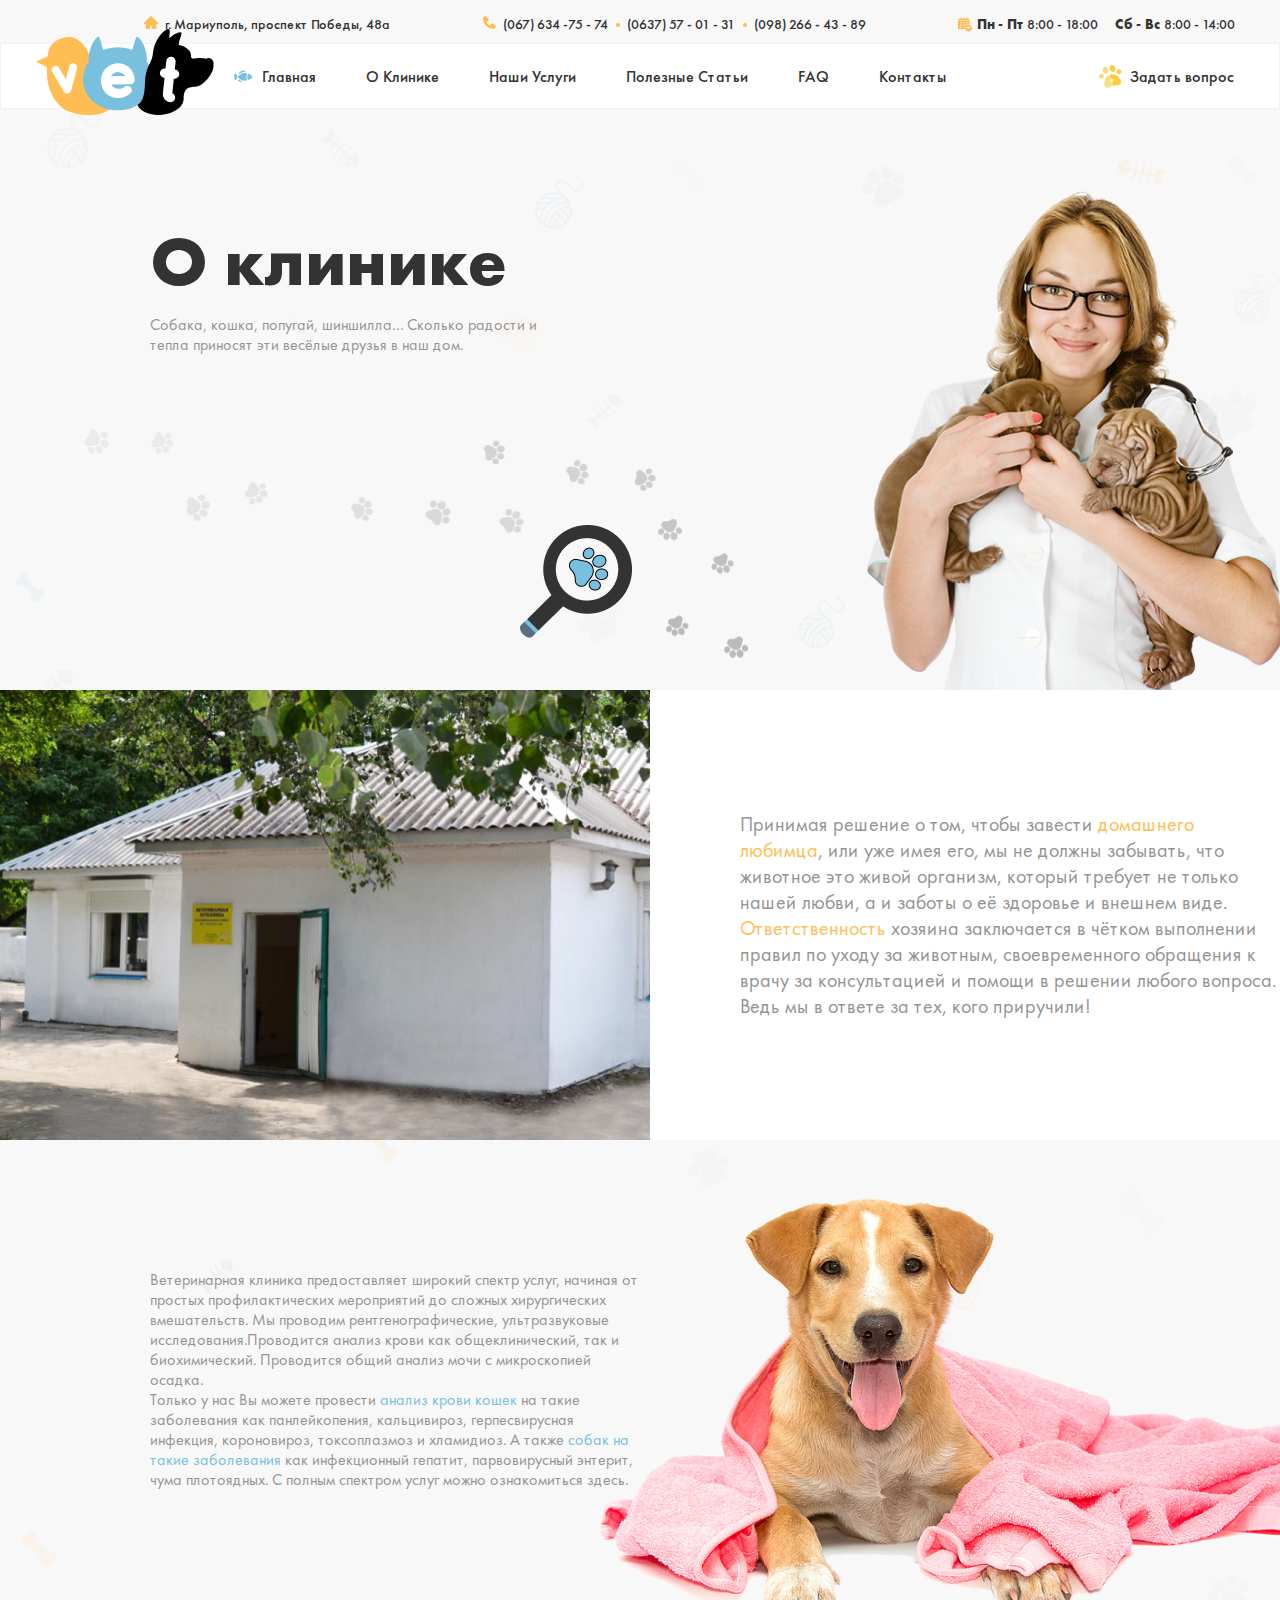
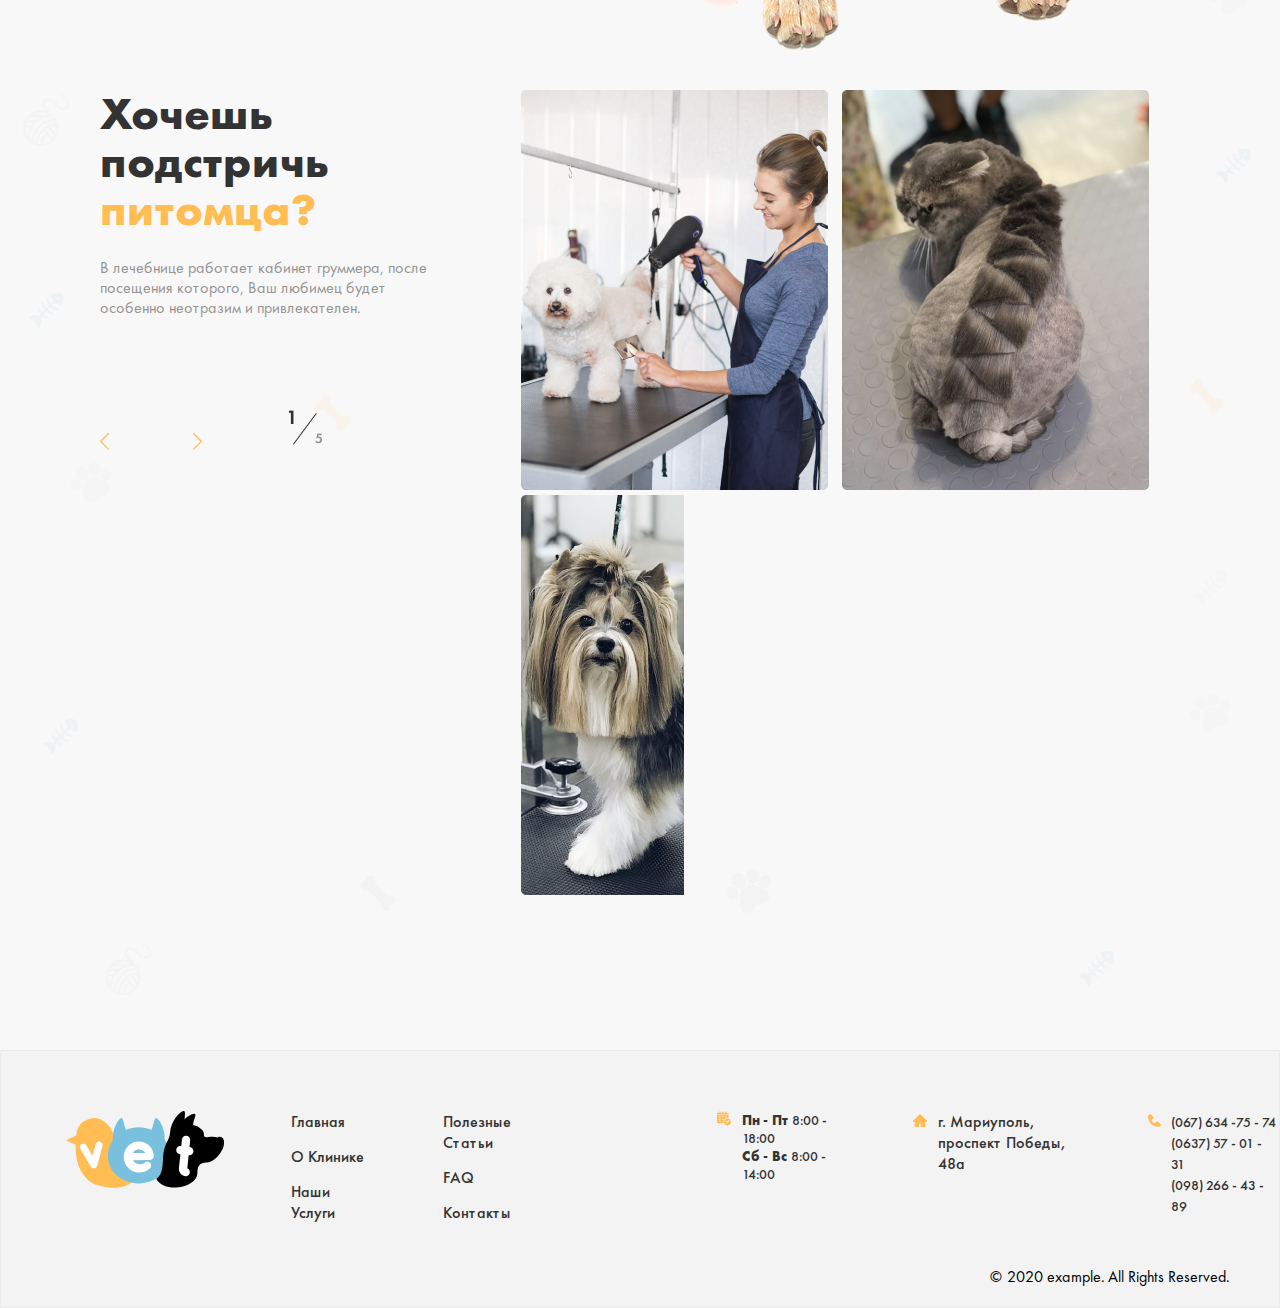
<file: about.html>
<!DOCTYPE html>
<html lang="en">
<head>
    <meta charset="UTF-8">
    <meta http-equiv="X-UA-Compatible" content="IE=edge">
    <meta name="viewport" content="width=device-width, initial-scale=1.0">
    <title>About</title>
    <link rel="stylesheet" href="./css/fonts.css">
    <link rel="stylesheet" href="./css/main.css">
</head>
<body>
    <header class="header">
        <div class="container">
            <div class="header__info">
                <p class="header__text">г. Мариуполь, проспект Победы, 48а</p>
                <a class="header__info-link header__icon-tel" href="tel:(067) 634 -75 - 74">(067) 634 -75 - 74</a>
                <a class="header__info-link header__icon-dot" href="tel:(0637) 57 - 01 - 31">(0637) 57 - 01 - 31</a>
                <a class="header__info-link header__icon-dot" href="tel:(098) 266 - 43 - 89">(098) 266 - 43 - 89</a>
                <p class="header__info-text header__icon-date"><b>Пн - Пт</b> 8:00 - 18:00</p>
                <p class="header__info-text"><b>Сб - Вс</b> 8:00 - 14:00</p>
            </div>
            <div class="header__nav">
                <a href="./index.html"><img class="header__logo" src="./images/home-page/logo.svg" alt="logo"></a>
                <ul class="header__list">
                    <li class="header__item"><a class="header__link" href="/index.html">Главная</a></li>
                    <li class="header__item"><a class="header__link" href="/about.html" target="_blank">О Клинике</a></li>
                    <li class="header__item"><a class="header__link" href="/services.html" target="_blank">Наши Услуги</a></li>
                    <li class="header__item"><a class="header__link" href="/blog.html" target="_blank">Полезные Статьи</a></li>
                    <li class="header__item"><a class="header__link" href="/faq.html" target="_blank">FAQ</a></li>
                    <li class="header__item"><a class="header__link" href="/contact.html" target="_blank">Контакты</a></li>
                </ul>
                <a class="header__search-link" href="#">Задать вопрос</a>
            </div>
        </div>
    </header>
    <main class="main">
        <section class="about1">
            <div class="container">
                <div class="about1__wrapper">
                    <div class="about1__text-box">
                        <h1 class="about1__tittle">О клинике</h1>
                        <p class="about1__text">Собака, кошка, попугай, шиншилла… Сколько радости и тепла приносят эти весёлые друзья в наш дом.</p>
                    </div>
                    <div class="about1__box">
                    </div>
                </div>
            </div>
        </section>
        <section class="about2">
            <div class="container">
                <div class="about2__wrapper">
                    <img class="about2__img" src="/images/about-page/vetclinic1x.png" srcset="/images/about-page/vetclinic1x.png 1x , /images/about-page/vetclinic2x.png 2x" alt="img-vetclinic">
                    <div class="about2__text-box">
                        <p class="about2__text">Принимая решение о том, чтобы завести <span class="yellow">домашнего любимца</span>, или уже имея его, мы не должны забывать, что животное это живой организм, который требует не только нашей любви, а и заботы о её здоровье и  внешнем виде. <span class="yellow">Ответственность</span> хозяина заключается в чётком выполнении правил по уходу за животным, своевременного обращения к врачу за консультацией и помощи в решении любого вопроса. Ведь мы в ответе за тех, кого приручили!</p>
                    </div>
                </div>
            </div>
        </section>
        <section class="about3">
            <div class="container">
                <div class="about3__wrapper">
                    <p class="about3__text">Ветеринарная клиника предоставляет широкий спектр услуг,  начиная от простых профилактических мероприятий до сложных хирургических вмешательств. Мы проводим рентгенографические, ультразвуковые исследования.Проводится анализ крови как общеклинический, так и биохимический. Проводится общий анализ мочи с микроскопией осадка. </p>
                    <p class="about3__text">Только у нас Вы можете провести <span class="sky-blue">анализ крови кошек</span>  на такие заболевания как панлейкопения, кальцивироз, герпесвирусная инфекция, короновироз, токсоплазмоз и хламидиоз. А также <span class="sky-blue">собак на такие заболевания</span> как инфекционный гепатит, парвовирусный энтерит, чума плотоядных. С полным спектром услуг можно ознакомиться здесь.</p>
                </div>
            </div>
        </section>
        <section class="about4">
            <div class="container">
                <div class="about4__wrapper">
                    <div class="about4__text-box">
                        <h3 class="about4__tittle">Хочешь подстричь <span class="yellow">питомца?</span></h3>
                        <p class="about4__text">В лечебнице работает кабинет груммера, после посещения которого, Ваш любимец будет особенно неотразим и привлекателен.</p>
                        <img class="about4__img" src="/images/about-page/arrow-left.png" alt="arrow-left">
                        <img class="about4__img" src="/images/about-page/arrow-right.png" alt="arrow-right">
                        <img class="about4__img" src="/images/about-page/numbers.png" alt="numbers">
                    </div>
                    <div class="about4__img-box">
                       <img class="about4__img2" src="/images/about-page/puppy11x.png" srcset="/images/about-page/puppy11x.png 1x , /images/about-page/puppy12x.png 2x" alt="img-dog">
                       <img class="about4__img2" src="/images/about-page/cat1x.png" srcset="/images/about-page/cat1x.png 1x , /images/about-page/cat2x.png 2x" alt="img-cat">
                       <img class="about4__img2" src="/images/about-page/puppy31x.png" srcset="/images/about-page/puppy31x.png 1x , /images/about-page/puppy32x.png 2x" alt="img-dog"> 
                    </div>
                </div>
            </div>
        </section>
    </main>
    <footer class="footer">
        <div class="container">
            <div class="footer__wrapper">
                <a href="./index.html"><img class="footer__logo" src="./images/home-page/logofooter.svg" alt="footer-logo"></a>
                <ul class="footer__list">
                    <li class="footer__item"><a class="footer__link" href="/index.html">Главная</a></li>
                    <li class="footer__item"><a class="footer__link" href="/about.html" target="_blank">О Клинике</a></li>
                    <li class="footer__item"><a class="footer__link" href="/services.html" target="_blank">Наши Услуги</a></li>
                </ul>
                <ul class="footer__list">
                    <li class="footer__item"><a class="footer__link" href="/blog.html" target="_blank">Полезные Статьи</a></li>
                    <li class="footer__item"><a class="footer__link" href="/faq.html" target="_blank">FAQ</a></li>
                    <li class="footer__item"><a class="footer__link" href="/contact.html" target="_blank">Контакты</a></li> 
                </ul>
                <div class="footer__wrapper-right">
                    <ul  class="footer__menu">
                        <li><p class="footer__info-text footer__icon-date"><b>Пн - Пт</b> 8:00 - 18:00</p></li>
                        <li><p class="footer__info-text"><b>Сб - Вс</b> 8:00 - 14:00</p></li>
                    </ul>
                    <ul class="footer__menu">
                        <li><p class="footer__text">г. Мариуполь, <br> проспект Победы, 48а</p></li>
                    </ul>
                    <ul class="footer__menu">
                        <li class="footer__item2"><a class="footer__info-link" href="tel:(067) 634 -75 - 74">(067) 634 -75 - 74</a></li>
                        <li><a class="footer__info-link" href="tel:(0637) 57 - 01 - 31">(0637) 57 - 01 - 31</a></li>
                        <li><a class="footer__info-link" href="tel:(098) 266 - 43 - 89">(098) 266 - 43 - 89</a></li>
                    </ul>
                    <p class="footer__copyright">© 2020 example. All Rights Reserved.</p>
                </div>
            </div>
        </div>
    </div>
</footer>
</body>
</html>
</file>
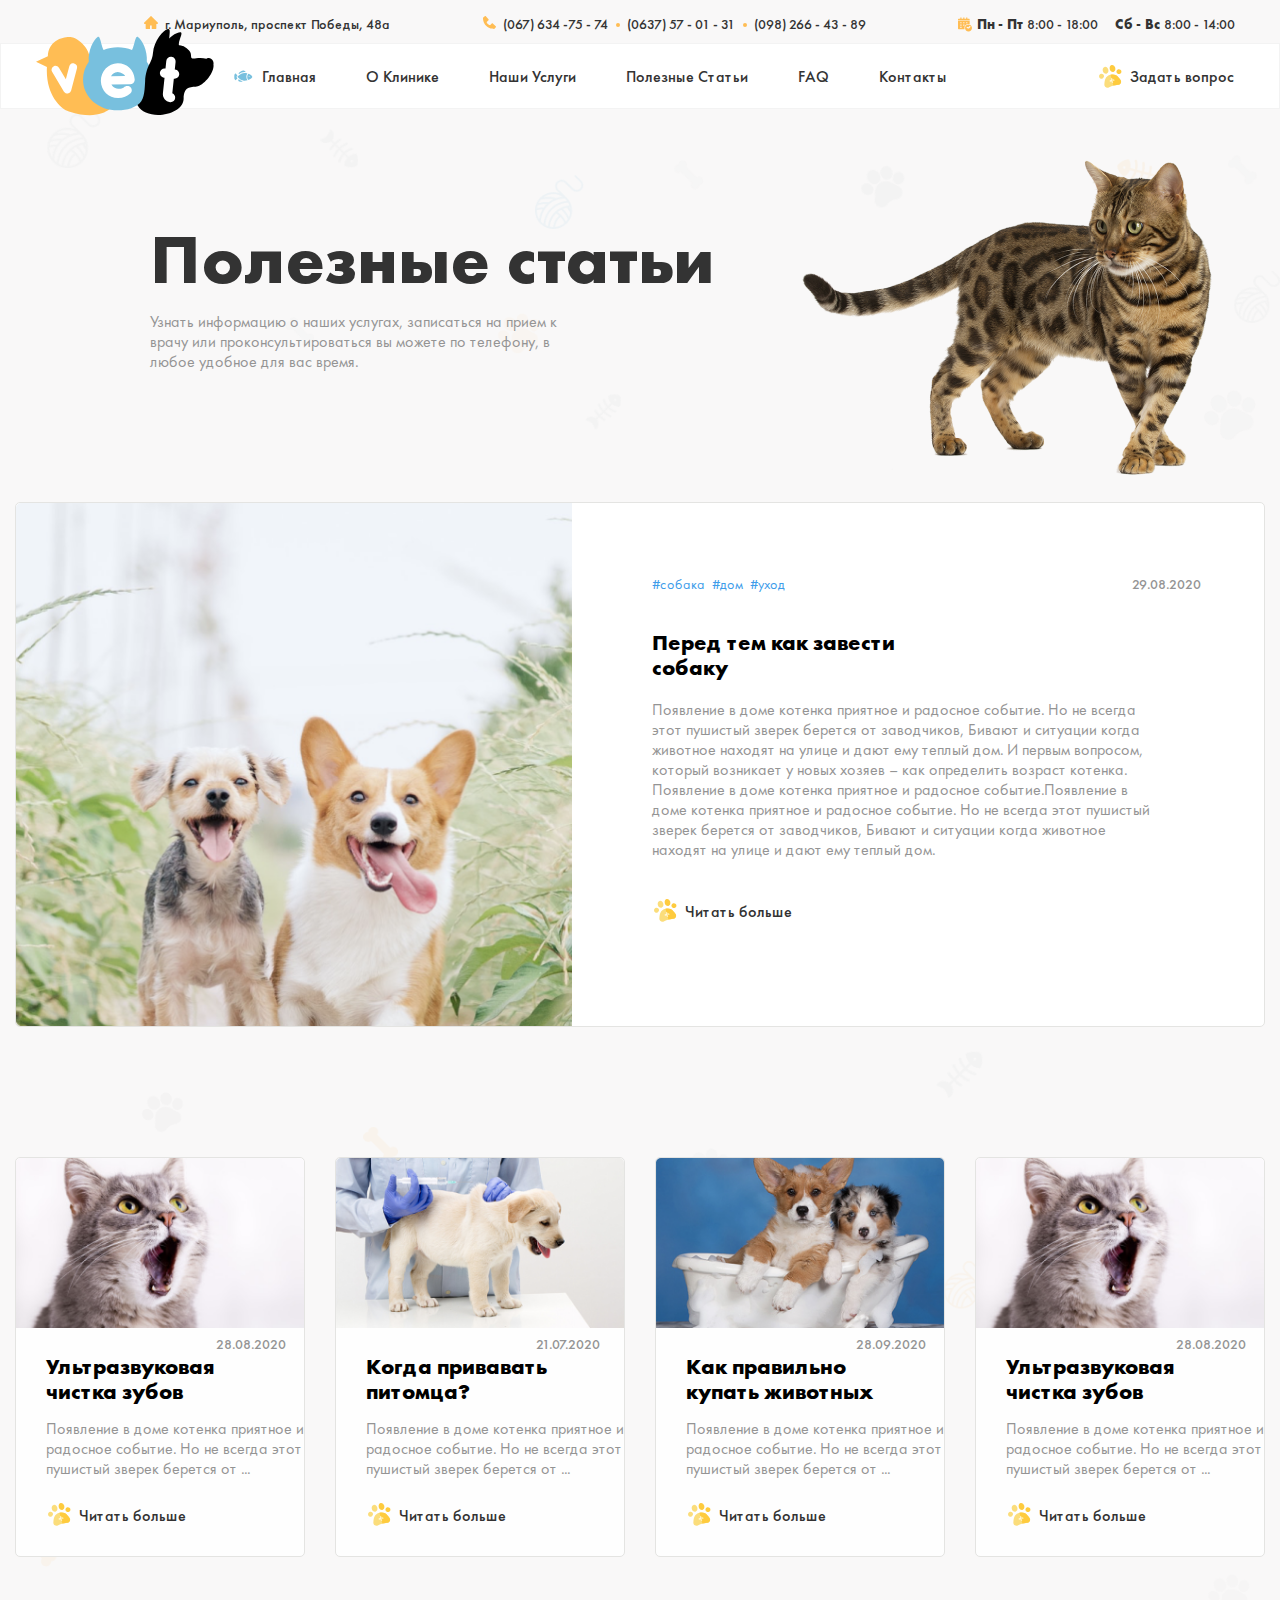
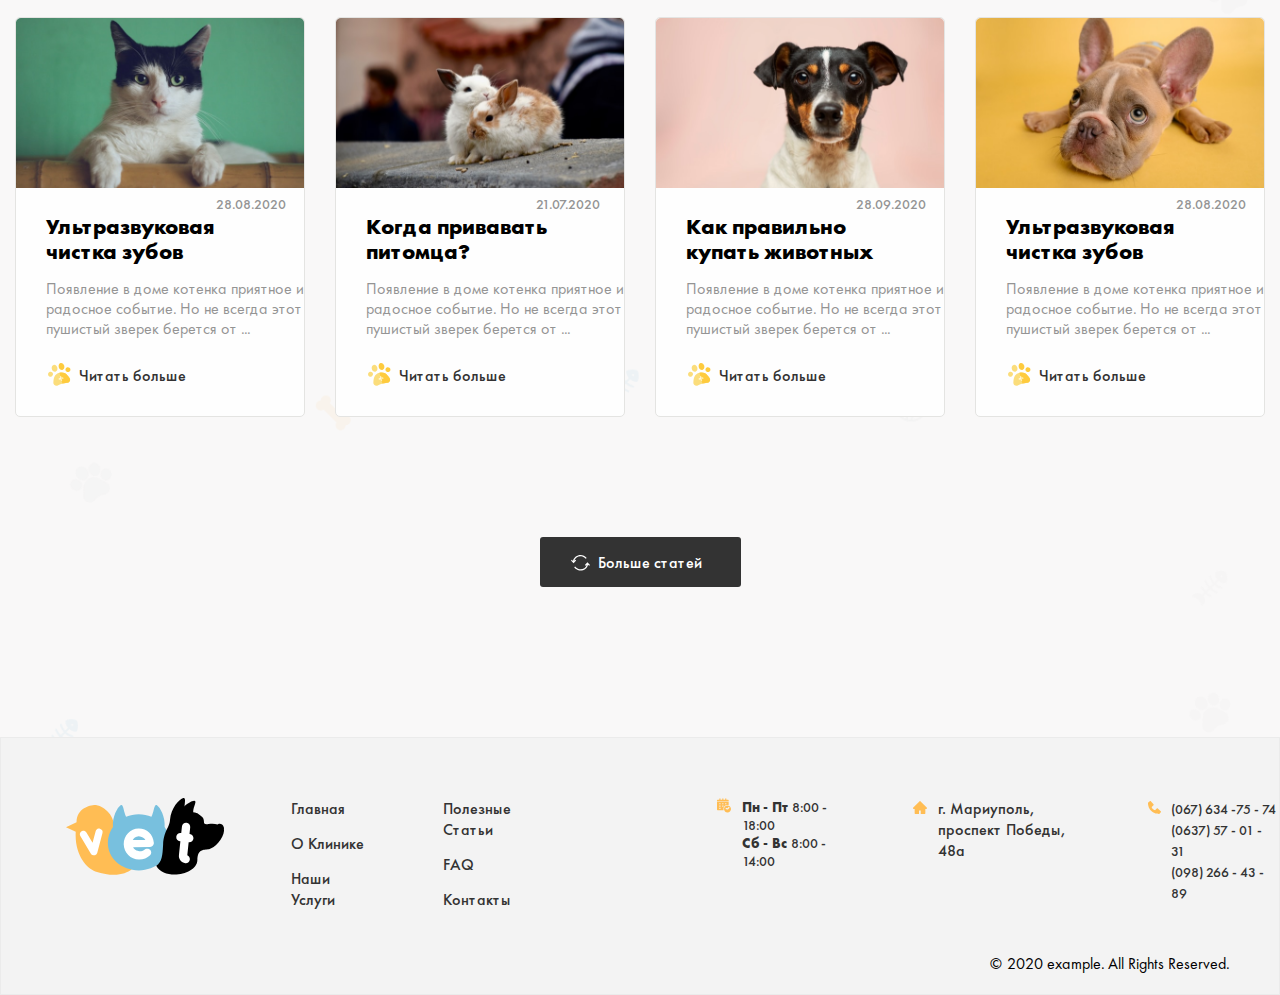
<file: blog.html>
<!DOCTYPE html>
<html lang="en">
<head>
    <meta charset="UTF-8">
    <meta http-equiv="X-UA-Compatible" content="IE=edge">
    <meta name="viewport" content="width=device-width, initial-scale=1.0">
    <title>Blog</title>
    <link rel="stylesheet" href="./css/fonts.css">
    <link rel="stylesheet" href="./css/main.css">
</head>
<body>
    <header class="header">
        <div class="container">
            <div class="header__info">
                <p class="header__text">г. Мариуполь, проспект Победы, 48а</p>
                <a class="header__info-link header__icon-tel" href="tel:(067) 634 -75 - 74">(067) 634 -75 - 74</a>
                <a class="header__info-link header__icon-dot" href="tel:(0637) 57 - 01 - 31">(0637) 57 - 01 - 31</a>
                <a class="header__info-link header__icon-dot" href="tel:(098) 266 - 43 - 89">(098) 266 - 43 - 89</a>
                <p class="header__info-text header__icon-date"><b>Пн - Пт</b> 8:00 - 18:00</p>
                <p class="header__info-text"><b>Сб - Вс</b> 8:00 - 14:00</p>
            </div>
            <div class="header__nav">
                <a href="./index.html"><img class="header__logo" src="./images/home-page/logo.svg" alt="logo"></a>
                <ul class="header__list">
                    <li class="header__item"><a class="header__link" href="/index.html">Главная</a></li>
                    <li class="header__item"><a class="header__link" href="/about.html" target="_blank">О Клинике</a></li>
                    <li class="header__item"><a class="header__link" href="/services.html" target="_blank">Наши Услуги</a></li>
                    <li class="header__item"><a class="header__link" href="/blog.html" target="_blank">Полезные Статьи</a></li>
                    <li class="header__item"><a class="header__link" href="/faq.html" target="_blank">FAQ</a></li>
                    <li class="header__item"><a class="header__link" href="/contact.html" target="_blank">Контакты</a></li>
                </ul>
                <a class="header__search-link" href="#">Задать вопрос</a>
            </div>
        </div>
    </header>
    <main class="main">
        <section class="blog1">
            <div class="container">
                <div class="blog1__wrapper">
                    <div class="blog1__text-box">
                        <h1 class="blog1__tittle">Полезные статьи</h1>
                        <p class="blog1__text">Узнать информацию о наших услугах, записаться на прием к врачу или проконсультироваться вы можете по телефону, в любое удобное для вас время.</p>
                    </div>
                </div>
            </div>
        </section>
        <section class="blog2">
            <div class="container">
                <div class="blog2__wrapper">
                    <div class="blog2__boxx">
                        <img class="blog2__img" src="./images/blog-page/dogs1x.png" srcset="./images/blog-page/dogs1x.png 1x, ./images/blog-page/dogs2x.png 2x" alt="dogs">
                        <div class="blog2-box">
                            <span class="blog2__span2">
                                <a class="blog2__hash" href="#">#собака</a>
                                <a class="blog2__hash" href="#">#дом</a>
                                <a class="blog2__hash" href="#">#уход</a>
                                <p class="blog2__date">29.08.2020</p>
                            </span>
                            <h5 class="blog2__h5">Перед тем как завести собаку</h5>
                            <p class="blog2__text">Появление в доме котенка приятное и радосное событие. Но не всегда этот пушистый зверек берется от заводчиков, Бивают и ситуации когда животное находят на улице и дают ему теплый дом. И первым вопросом, который возникает у новых хозяев – как определить возраст котенка. Появление в доме котенка приятное и радосное событие.Появление в доме котенка приятное и радосное событие. Но не всегда этот пушистый зверек берется от заводчиков, Бивают и ситуации когда животное находят на улице и дают ему теплый дом.</p>
                            <a class="blog2__link" href="#">Читать больше</a>
                        </div>
                    </div>
                </div>
            </div>
        </section>
        <section class="blog3">
            <div class="container">
                <div class="blog3__wrapper">
                    <div class="blog3__box">
                        <img class="blog3__img" src="./images/home-page/cat1x.png" srcset="./images/home-page/cat1x.png 1x, ./images/home-page/cat@2x.png 2x" alt="cat">
                        <span class="blog3__span">28.08.2020</span>
                        <h5 class="blog3__h5">Ультразвуковая чистка зубов</h5>
                        <p class="blog3__text">Появление в доме котенка приятное и радосное событие. Но не всегда этот пушистый зверек берется от ...</p>
                        <a class="blog3__link" href="#">Читать больше</a>
                    </div>
                    <div class="blog3__box">
                        <img class="blog3__img" src="./images/home-page/dog_med1x.png" srcset="./images/home-page/dog_med1x.png 1x, ./images/home-page/dog_med@2x.png 2x" alt="dog-med">
                        <span class="blog3__span">21.07.2020</span>
                        <h5 class="blog3__h5">Когда привавать питомца?</h5>
                        <p class="blog3__text">Появление в доме котенка приятное и радосное событие. Но не всегда этот пушистый зверек берется от ...</p>
                        <a class="blog3__link" href="#">Читать больше</a>
                    </div>
                    <div class="blog3__box">
                        <img class="blog3__img" src="./images/blog-page/2dogs1x.png" srcset="./images/blog-page/2dogs1x.png 1x, ./images/blog-page/2dogs2x.png 2x" alt="cat">
                        <span class="blog3__span">28.09.2020</span>
                        <h5 class="blog3__h5">Как правильно купать животных</h5>
                        <p class="blog3__text">Появление в доме котенка приятное и радосное событие. Но не всегда этот пушистый зверек берется от ...</p>
                        <a class="blog3__link" href="#">Читать больше</a>
                    </div>
                    <div class="blog3__box">
                        <img class="blog3__img" src="./images/home-page/cat1x.png" srcset="./images/home-page/cat1x.png 1x, ./images/home-page/cat@2x.png 2x" alt="cat">
                        <span class="blog3__span">28.08.2020</span>
                        <h5 class="blog3__h5">Ультразвуковая чистка зубов</h5>
                        <p class="blog3__text">Появление в доме котенка приятное и радосное событие. Но не всегда этот пушистый зверек берется от ...</p>
                        <a class="blog3__link" href="#">Читать больше</a>
                    </div>
                </div>
                <div class="blog3__wrapper">
                    <div class="blog3__box">
                        <img class="blog3__img" src="./images/blog-page/cat1x.png" srcset="./images/blog-page/cat1x.png 1x, ./images/blog-page/cat2x.png 2x" alt="cat">
                        <span class="blog3__span">28.08.2020</span>
                        <h5 class="blog3__h5">Ультразвуковая чистка зубов</h5>
                        <p class="blog3__text">Появление в доме котенка приятное и радосное событие. Но не всегда этот пушистый зверек берется от ...</p>
                        <a class="blog3__link" href="#">Читать больше</a>
                    </div>
                    <div class="blog3__box">
                        <img class="blog3__img" src="./images/blog-page/rabbits1x.png" srcset="./images/blog-page/rabbits1x.png 1x, ./images/blog-page/rabbits2x.png 2x" alt="rabbit">
                        <span class="blog3__span">21.07.2020</span>
                        <h5 class="blog3__h5">Когда привавать питомца?</h5>
                        <p class="blog3__text">Появление в доме котенка приятное и радосное событие. Но не всегда этот пушистый зверек берется от ...</p>
                        <a class="blog3__link" href="#">Читать больше</a>
                    </div>
                    <div class="blog3__box">
                        <img class="blog3__img" src="./images/blog-page/dog1x.png" srcset="./images/blog-page/dog1x.png 1x, ./images/blog-page/dog2x.png 2x" alt="dog">
                        <span class="blog3__span">28.09.2020</span>
                        <h5 class="blog3__h5">Как правильно купать животных</h5>
                        <p class="blog3__text">Появление в доме котенка приятное и радосное событие. Но не всегда этот пушистый зверек берется от ...</p>
                        <a class="blog3__link" href="#">Читать больше</a>
                    </div>
                    <div class="blog3__box">
                        <img class="blog3__img" src="./images/blog-page/dog-ill1x.png" srcset="./images/blog-page/dog-ill1x.png 1x, ./images/blog-page/dog-ill2x.png 2x" alt="dog">
                        <span class="blog3__span">28.08.2020</span>
                        <h5 class="blog3__h5">Ультразвуковая чистка зубов</h5>
                        <p class="blog3__text">Появление в доме котенка приятное и радосное событие. Но не всегда этот пушистый зверек берется от ...</p>
                        <a class="blog3__link" href="#">Читать больше</a>
                    </div>
                    
                </div>
            </div>
            <div class="blog3__link-box">
                <a class="blog3__load-link" href="#">Больше статей</a>
            </div>
        </section>
    </main>
    <footer class="footer">
        <div class="container">
            <div class="footer__wrapper">
                <a href="./index.html"><img class="footer__logo" src="./images/home-page/logofooter.svg" alt="footer-logo"></a>
                <ul class="footer__list">
                    <li class="footer__item"><a class="footer__link" href="/index.html">Главная</a></li>
                    <li class="footer__item"><a class="footer__link" href="/about.html" target="_blank">О Клинике</a></li>
                    <li class="footer__item"><a class="footer__link" href="/services.html" target="_blank">Наши Услуги</a></li>
                </ul>
                <ul class="footer__list">
                    <li class="footer__item"><a class="footer__link" href="/blog.html" target="_blank">Полезные Статьи</a></li>
                    <li class="footer__item"><a class="footer__link" href="/faq.html" target="_blank">FAQ</a></li>
                    <li class="footer__item"><a class="footer__link" href="/contact.html" target="_blank">Контакты</a></li> 
                </ul>
                <div class="footer__wrapper-right">
                    <ul  class="footer__menu">
                        <li><p class="footer__info-text footer__icon-date"><b>Пн - Пт</b> 8:00 - 18:00</p></li>
                        <li><p class="footer__info-text"><b>Сб - Вс</b> 8:00 - 14:00</p></li>
                    </ul>
                    <ul class="footer__menu">
                        <li><p class="footer__text">г. Мариуполь, <br> проспект Победы, 48а</p></li>
                    </ul>
                    <ul class="footer__menu">
                        <li class="footer__item2"><a class="footer__info-link" href="tel:(067) 634 -75 - 74">(067) 634 -75 - 74</a></li>
                        <li><a class="footer__info-link" href="tel:(0637) 57 - 01 - 31">(0637) 57 - 01 - 31</a></li>
                        <li><a class="footer__info-link" href="tel:(098) 266 - 43 - 89">(098) 266 - 43 - 89</a></li>
                    </ul>
                    <p class="footer__copyright">© 2020 example. All Rights Reserved.</p>
                </div>
            </div>
        </div>
    </div>
</footer>
</body>
</html>
</file>
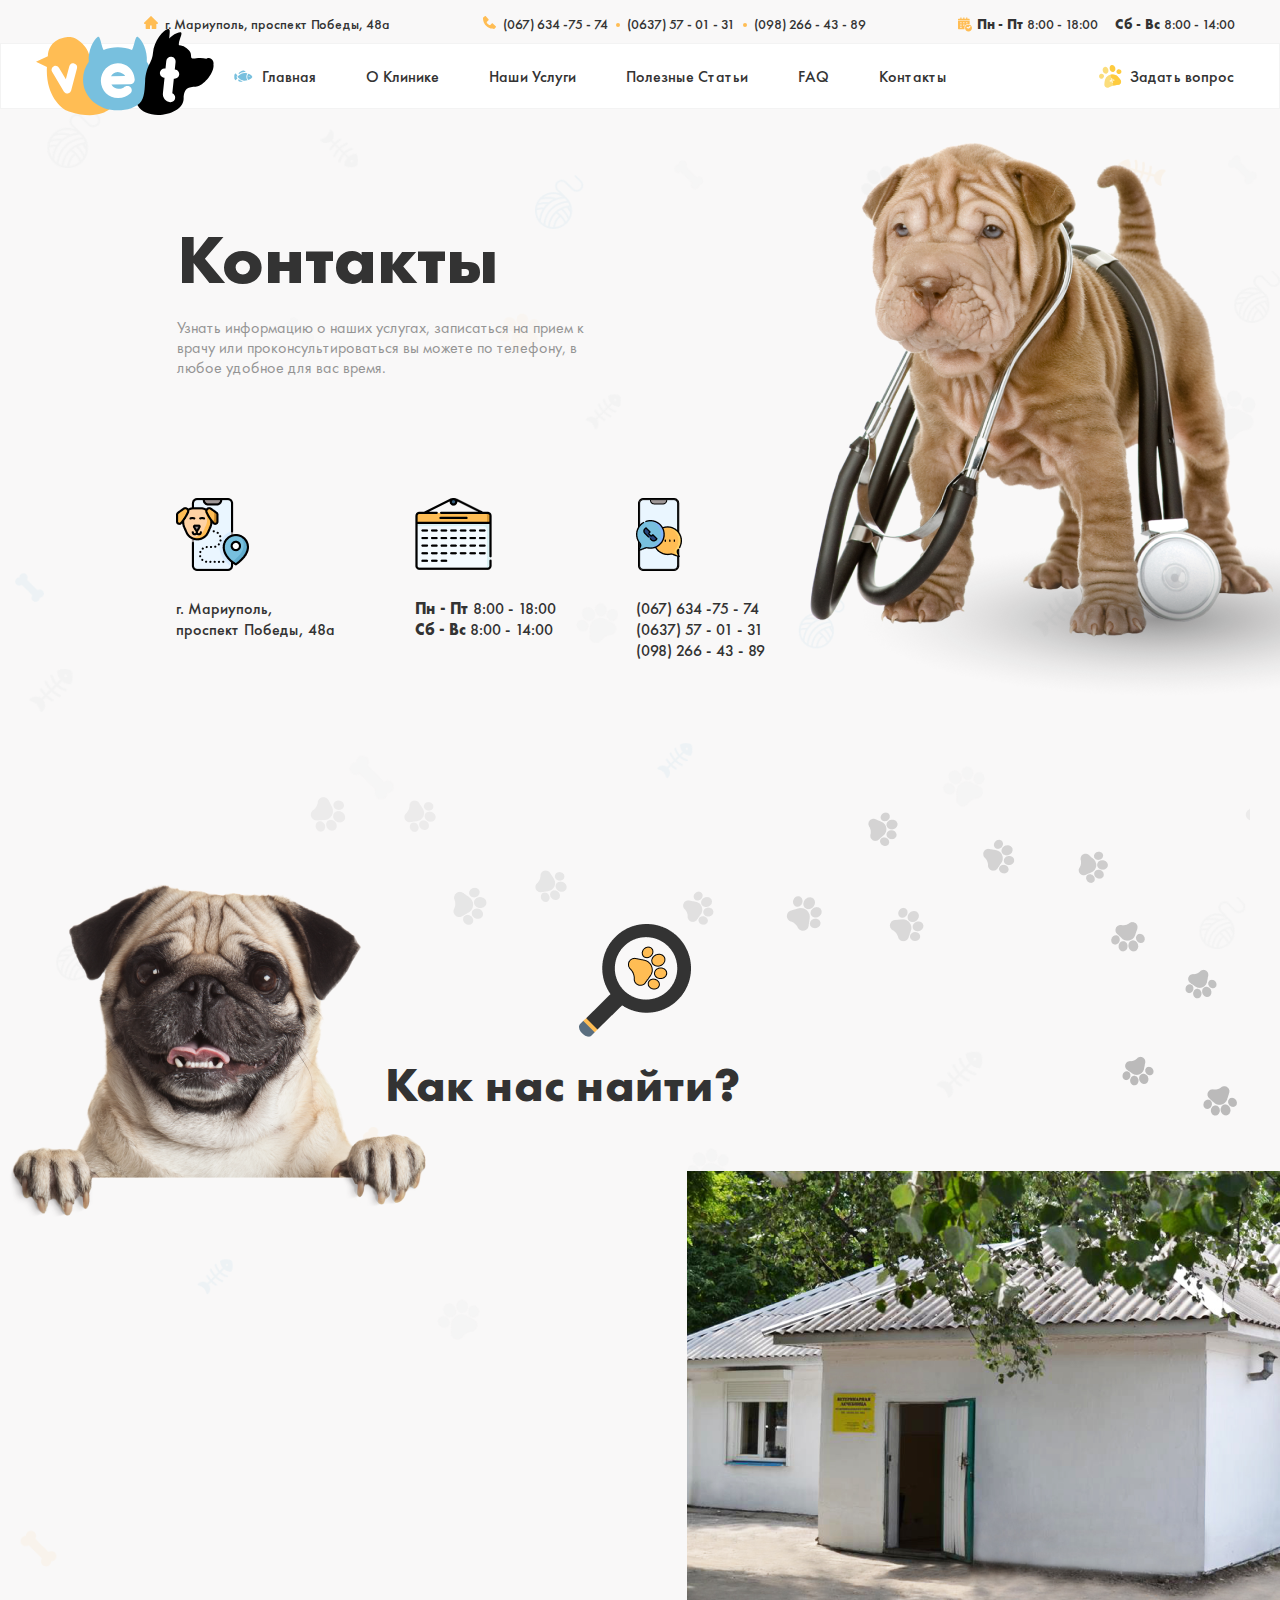
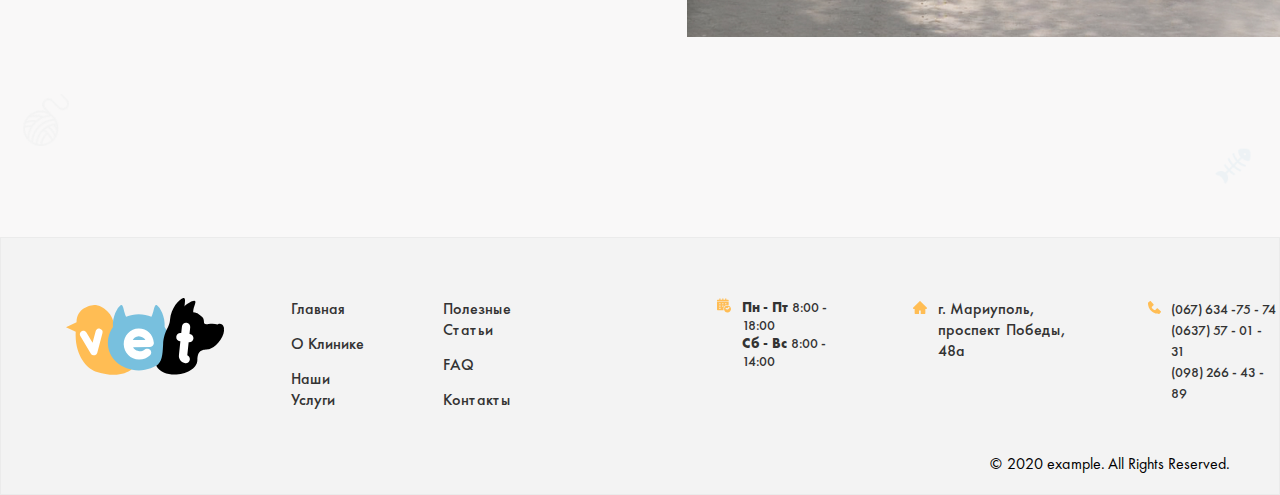
<file: contact.html>
<!DOCTYPE html>
<html lang="en">
<head>
    <meta charset="UTF-8">
    <meta http-equiv="X-UA-Compatible" content="IE=edge">
    <meta name="viewport" content="width=device-width, initial-scale=1.0">
    <title>Contacts</title>
    <link rel="stylesheet" href="./css/fonts.css">
    <link rel="stylesheet" href="./css/main.css">
</head>
<body>
    <header class="header">
        <div class="container">
            <div class="header__info">
                <p class="header__text">г. Мариуполь, проспект Победы, 48а</p>
                <a class="header__info-link header__icon-tel" href="tel:(067) 634 -75 - 74">(067) 634 -75 - 74</a>
                <a class="header__info-link header__icon-dot" href="tel:(0637) 57 - 01 - 31">(0637) 57 - 01 - 31</a>
                <a class="header__info-link header__icon-dot" href="tel:(098) 266 - 43 - 89">(098) 266 - 43 - 89</a>
                <p class="header__info-text header__icon-date"><b>Пн - Пт</b> 8:00 - 18:00</p>
                <p class="header__info-text"><b>Сб - Вс</b> 8:00 - 14:00</p>
            </div>
            <div class="header__nav">
                <a href="./index.html"><img class="header__logo" src="./images/home-page/logo.svg" alt="logo"></a>
                <ul class="header__list">
                    <li class="header__item"><a class="header__link" href="/index.html">Главная</a></li>
                    <li class="header__item"><a class="header__link" href="/about.html" target="_blank">О Клинике</a></li>
                    <li class="header__item"><a class="header__link" href="/services.html" target="_blank">Наши Услуги</a></li>
                    <li class="header__item"><a class="header__link" href="/blog.html" target="_blank">Полезные Статьи</a></li>
                    <li class="header__item"><a class="header__link" href="/faq.html" target="_blank">FAQ</a></li>
                    <li class="header__item"><a class="header__link" href="/contact.html" target="_blank">Контакты</a></li>
                </ul>
                <a class="header__search-link" href="#">Задать вопрос</a>
            </div>
        </div>
    </header>
    <main class="main">
        <section class="section11">
            <div class="container">
                <div class="section11__wrapper">
                    <div class="section11__text-box">
                        <h1 class="section11__tittle">Контакты</h1>
                        <p class="section11__text">Узнать информацию о наших услугах, записаться на прием к врачу или проконсультироваться вы можете по телефону, в любое удобное для вас время.</p>
                    </div>
                    <div class="section11__lists">
                        <ul class="section11__menu">
                            <li><p class="section11__text2">г. Мариуполь, <br> проспект Победы, 48а</p></li>
                        </ul>
                        <ul  class="section11__menu">
                            <li><p class="section11__info-text calendar"><b>Пн - Пт</b> 8:00 - 18:00</p></li>
                            <li><p class="section11__info-text"><b>Сб - Вс</b> 8:00 - 14:00</p></li>
                        </ul>
                        <ul class="section11__menu">
                            <li class="section11__item2 phone"><a class="section11__info-link" href="tel:(067) 634 -75 - 74">(067) 634 -75 - 74</a></li>
                            <li class="section11__item2"><a class="section11__info-link" href="tel:(0637) 57 - 01 - 31">(0637) 57 - 01 - 31</a></li>
                            <li class="section11__item2"><a class="section11__info-link" href="tel:(098) 266 - 43 - 89">(098) 266 - 43 - 89</a></li>
                        </ul>
                    </div>
                </div>
            </div>
        </section>
        <section class="section22">
            <div class="container flex-end">
                <div class="section22__wrapper">
                    <h2 class="section22__tittle">Как нас найти?</h2>
                </div>
            </div>
        </section> 
        <section>
            <div class="container">
                <div class="section33__wrapper">
                    <iframe class="section33__map" src="https://www.google.com/maps/embed?pb=!1m14!1m8!1m3!1d21723.867207710307!2d37.5040937!3d47.1091972!3m2!1i1024!2i768!4f13.1!3m3!1m2!1s0x40e6e392f0ce99a5%3A0xc0ff3082ac490545!2sBudivelnykiv%20Ave!5e0!3m2!1suz!2s!4v1630101920039!5m2!1suz!2s" width="840" height="466" style="border:0;" allowfullscreen="" loading="lazy"></iframe>
                    <img class="section33__img" src="./images/contact-page/vetclinic1x.png" srcset="./images/contact-page/vetclinic1x.png 1x , ./images/contact-page/vetclinic2x.png 2x" alt="img-vetclinic">
                </div>
            </div>
        </section>
    </main>
    <footer class="footer">
        <div class="container">
            <div class="footer__wrapper">
                <a href="./index.html"><img class="footer__logo" src="./images/home-page/logofooter.svg" alt="footer-logo"></a>
                <ul class="footer__list">
                    <li class="footer__item"><a class="footer__link" href="/index.html">Главная</a></li>
                    <li class="footer__item"><a class="footer__link" href="/about.html" target="_blank">О Клинике</a></li>
                    <li class="footer__item"><a class="footer__link" href="/services.html" target="_blank">Наши Услуги</a></li>
                </ul>
                <ul class="footer__list">
                    <li class="footer__item"><a class="footer__link" href="/blog.html" target="_blank">Полезные Статьи</a></li>
                    <li class="footer__item"><a class="footer__link" href="/faq.html" target="_blank">FAQ</a></li>
                    <li class="footer__item"><a class="footer__link" href="/contact.html" target="_blank">Контакты</a></li> 
                </ul>
                <div class="footer__wrapper-right">
                    <ul  class="footer__menu">
                        <li><p class="footer__info-text footer__icon-date"><b>Пн - Пт</b> 8:00 - 18:00</p></li>
                        <li><p class="footer__info-text"><b>Сб - Вс</b> 8:00 - 14:00</p></li>
                    </ul>
                    <ul class="footer__menu">
                        <li><p class="footer__text">г. Мариуполь, <br> проспект Победы, 48а</p></li>
                    </ul>
                    <ul class="footer__menu">
                        <li class="footer__item2"><a class="footer__info-link" href="tel:(067) 634 -75 - 74">(067) 634 -75 - 74</a></li>
                        <li><a class="footer__info-link" href="tel:(0637) 57 - 01 - 31">(0637) 57 - 01 - 31</a></li>
                        <li><a class="footer__info-link" href="tel:(098) 266 - 43 - 89">(098) 266 - 43 - 89</a></li>
                    </ul>
                    <p class="footer__copyright">© 2020 example. All Rights Reserved.</p>
                </div>
            </div>
        </div>
    </div>
</footer>
</body>
</html>
</file>
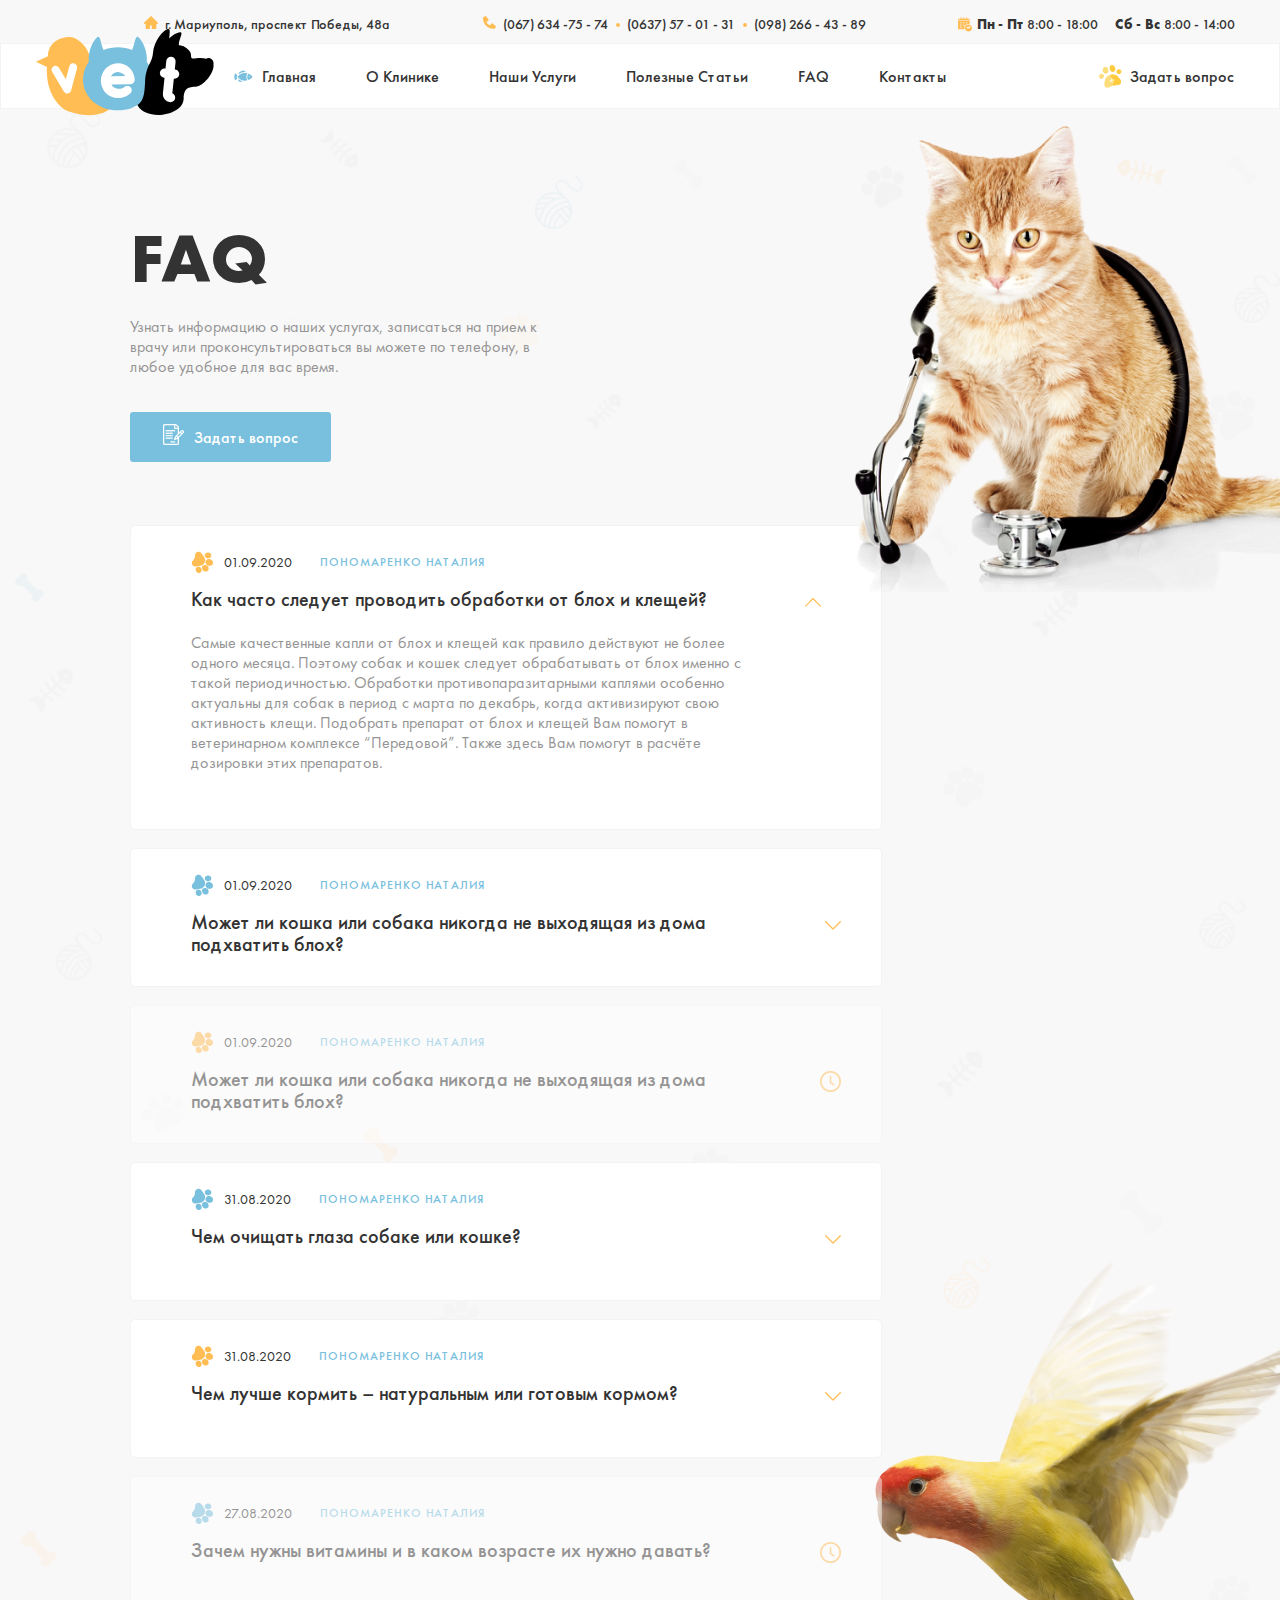
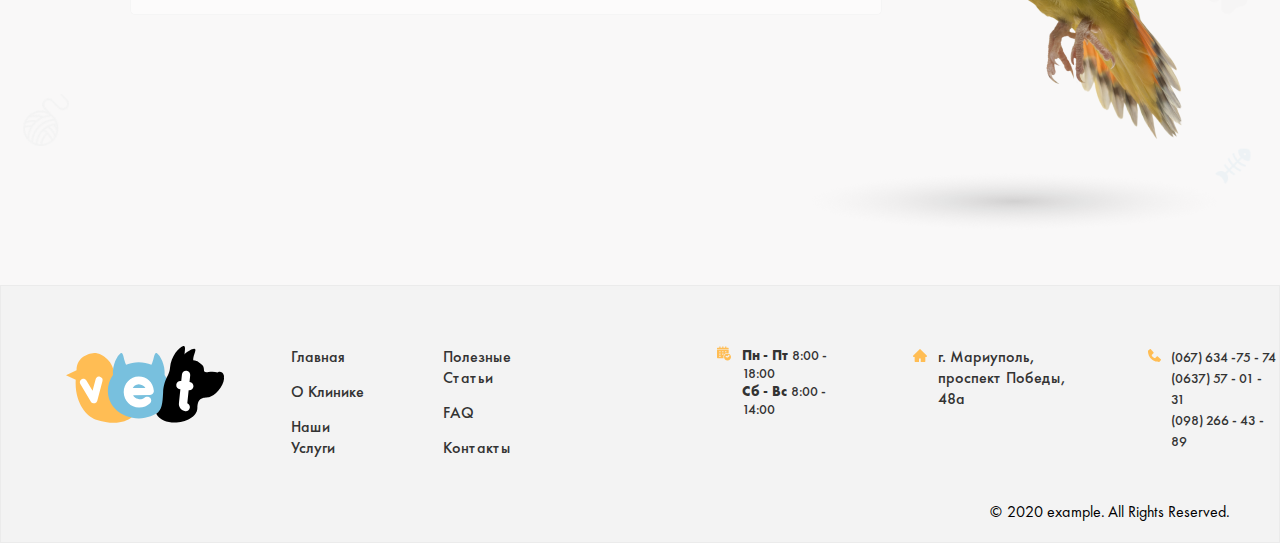
<file: faq.html>
<!DOCTYPE html>
<html lang="en">
<head>
    <meta charset="UTF-8">
    <meta http-equiv="X-UA-Compatible" content="IE=edge">
    <meta name="viewport" content="width=device-width, initial-scale=1.0">
    <title>FAQ</title>
    <link rel="stylesheet" href="./css/fonts.css">
    <link rel="stylesheet" href="./css/main.css">
</head>
<body>
    <header class="header">
        <div class="container">
            <div class="header__info">
                <p class="header__text">г. Мариуполь, проспект Победы, 48а</p>
                <a class="header__info-link header__icon-tel" href="tel:(067) 634 -75 - 74">(067) 634 -75 - 74</a>
                <a class="header__info-link header__icon-dot" href="tel:(0637) 57 - 01 - 31">(0637) 57 - 01 - 31</a>
                <a class="header__info-link header__icon-dot" href="tel:(098) 266 - 43 - 89">(098) 266 - 43 - 89</a>
                <p class="header__info-text header__icon-date"><b>Пн - Пт</b> 8:00 - 18:00</p>
                <p class="header__info-text"><b>Сб - Вс</b> 8:00 - 14:00</p>
            </div>
            <div class="header__nav">
                <a href="./index.html"><img class="header__logo" src="./images/home-page/logo.svg" alt="logo"></a>
                <ul class="header__list">
                    <li class="header__item"><a class="header__link" href="/index.html">Главная</a></li>
                    <li class="header__item"><a class="header__link" href="/about.html" target="_blank">О Клинике</a></li>
                    <li class="header__item"><a class="header__link" href="/services.html" target="_blank">Наши Услуги</a></li>
                    <li class="header__item"><a class="header__link" href="/blog.html" target="_blank">Полезные Статьи</a></li>
                    <li class="header__item"><a class="header__link" href="/faq.html" target="_blank">FAQ</a></li>
                    <li class="header__item"><a class="header__link" href="/contact.html" target="_blank">Контакты</a></li>
                </ul>
                <a class="header__search-link" href="#">Задать вопрос</a>
            </div>
        </div>
    </header>
    <main class="main">
        <section class="section111">
            <div class="container">
                <div class="section111__wrapper">
                    <h1 class="section111__tittle">faq</h1>
                    <p class="section111__text">Узнать информацию о наших услугах, записаться на прием к врачу или проконсультироваться вы можете по телефону, в любое удобное для вас время.</p>
                    <a onclick="document.getElementById('modal').style.display='block'" id="btn" class="section111__link" href="#">Задать вопрос</a>
                </div>
            </div>
        </section>
        <section>
            <div id="modal" class="modal">
                <div class="wrapper">
                    <a onclick="document.getElementById('modal').style.display='none'" id="close" class="img-link"><svg width="18" height="18" viewBox="0 0 18 18" fill="none" xmlns="http://www.w3.org/2000/svg">
                        <path class="close" d="M11.113 8.99872L17.5567 2.56902C17.8389 2.2868 17.9974 1.90402 17.9974 1.5049C17.9974 1.10577 17.8389 0.722997 17.5567 0.440774C17.2745 0.158551 16.8918 0 16.4928 0C16.0937 0 15.711 0.158551 15.4288 0.440774L9 6.88546L2.57121 0.440774C2.28903 0.158551 1.90631 -2.9737e-09 1.50724 0C1.10817 2.9737e-09 0.725452 0.158551 0.443269 0.440774C0.161086 0.722997 0.00255743 1.10577 0.00255743 1.5049C0.00255743 1.90402 0.161086 2.2868 0.443269 2.56902L6.88704 8.99872L0.443269 15.4284C0.302812 15.5678 0.191329 15.7335 0.115249 15.9162C0.0391699 16.0988 0 16.2947 0 16.4925C0 16.6904 0.0391699 16.8863 0.115249 17.0689C0.191329 17.2516 0.302812 17.4173 0.443269 17.5567C0.582579 17.6971 0.74832 17.8086 0.930933 17.8847C1.11355 17.9608 1.30941 18 1.50724 18C1.70507 18 1.90094 17.9608 2.08355 17.8847C2.26616 17.8086 2.4319 17.6971 2.57121 17.5567L9 11.112L15.4288 17.5567C15.5681 17.6971 15.7338 17.8086 15.9165 17.8847C16.0991 17.9608 16.2949 18 16.4928 18C16.6906 18 16.8865 17.9608 17.0691 17.8847C17.2517 17.8086 17.4174 17.6971 17.5567 17.5567C17.6972 17.4173 17.8087 17.2516 17.8848 17.0689C17.9608 16.8863 18 16.6904 18 16.4925C18 16.2947 17.9608 16.0988 17.8848 15.9162C17.8087 15.7335 17.6972 15.5678 17.5567 15.4284L11.113 8.99872Z" fill="#333333"/>
                        </svg></a>
                    <div class="modal-content1">
                        <p class="text">Авторизация:</p>
                        <a class="link google" href="#">Войти через Google</a>
                        <a class="link facebook" href="#">Войти через Facebook</a>
                    </div>
                    <div class="modal-content2">
                        <h2 class="tittle">Задать вопрос</h2>
                        <form action="#">
                            <input class="modal-text" type="text" placeholder="Ваше имя" required> <br>
                            <input class="modal-textarea" type="text"  placeholder="Опишите Ваш вопрос." required> <br>
                            <button class="modal-btn">Отправить</button>
                        </form>
                    </div>
                </div>
            </div>
        </section>
        <section class="section222">
            <div class="container">
                <div class="section222__wrapper">
                    <div class="section222__box">
                        <p class="section222__date">01.09.2020</p>
                        <p class="section222__name">Пономаренко Наталия</p>
                    </div>
                    <h3 class="section222__tittle section222__pow-yellow">Как часто следует проводить обработки от блох и клещей?</h3>
                    <p class="section222__text">Самые качественные капли от блох и клещей как правило действуют не более одного месяца. Поэтому собак и кошек следует обрабатывать от блох именно с такой периодичностью. Обработки противопаразитарными каплями особенно актуальны для собак в период с марта по декабрь, когда активизируют свою активность клещи. Подобрать препарат от блох и клещей Вам помогут в ветеринарном комплексе “Передовой”. Также здесь Вам помогут в расчёте дозировки этих препаратов.</p>
                </div>
            </div>
        </section>
        <section class="section333">
            <div class="container">
                <div class="section333__box">
                    <div class="section333__wrapper section333__arrow-down section222__pow-blue">
                        <div class="section222__box">
                            <p class="section222__date">01.09.2020</p>
                            <p class="section222__name">Пономаренко Наталия</p>
                        </div>
                        <h3 class="section222__tittle">Может ли кошка или собака никогда не выходящая из дома подхватить блох?</h3>
                    </div>
                    <div class="section333__wrapper section333__clock opasity section222__pow-yellow">
                        <div class="section222__box">
                            <p class="section222__date">01.09.2020</p>
                            <p class="section222__name">Пономаренко Наталия</p>
                        </div>
                        <h3 class="section222__tittle">Может ли кошка или собака никогда не выходящая из дома подхватить блох?</h3>
                    </div>
                    <div class="section333__wrapper section333__arrow-down section222__pow-blue">
                        <div class="section222__box">
                            <p class="section222__date">31.08.2020</p>
                            <p class="section222__name">Пономаренко Наталия</p>
                        </div>
                        <h3 class="section222__tittle">Чем очищать глаза собаке или кошке?</h3>
                    </div>
                    <div class="section333__wrapper section333__arrow-down section222__pow-yellow">
                        <div class="section222__box">
                            <p class="section222__date">31.08.2020</p>
                            <p class="section222__name">Пономаренко Наталия</p>
                        </div>
                        <h3 class="section222__tittle">Чем лучше кормить – натуральным или готовым кормом?</h3>
                    </div>
                    <div class="section333__wrapper section333__clock opasity section222__pow-blue">
                        <div class="section222__box">
                            <p class="section222__date">27.08.2020</p>
                            <p class="section222__name">Пономаренко Наталия</p>
                        </div>
                        <h3 class="section222__tittle">Зачем нужны витамины и в каком возрасте их нужно давать?</h3>
                    </div>
                </div>
            </div>
        </section>
    </main>
    <footer class="footer">
        <div class="container">
            <div class="footer__wrapper">
                <a href="./index.html"><img class="footer__logo" src="./images/home-page/logofooter.svg" alt="footer-logo"></a>
                <ul class="footer__list">
                    <li class="footer__item"><a class="footer__link" href="/index.html">Главная</a></li>
                    <li class="footer__item"><a class="footer__link" href="/about.html" target="_blank">О Клинике</a></li>
                    <li class="footer__item"><a class="footer__link" href="/services.html" target="_blank">Наши Услуги</a></li>
                </ul>
                <ul class="footer__list">
                    <li class="footer__item"><a class="footer__link" href="/blog.html" target="_blank">Полезные Статьи</a></li>
                    <li class="footer__item"><a class="footer__link" href="/faq.html" target="_blank">FAQ</a></li>
                    <li class="footer__item"><a class="footer__link" href="/contact.html" target="_blank">Контакты</a></li> 
                </ul>
                <div class="footer__wrapper-right">
                    <ul  class="footer__menu">
                        <li><p class="footer__info-text footer__icon-date"><b>Пн - Пт</b> 8:00 - 18:00</p></li>
                        <li><p class="footer__info-text"><b>Сб - Вс</b> 8:00 - 14:00</p></li>
                    </ul>
                    <ul class="footer__menu">
                        <li><p class="footer__text">г. Мариуполь, <br> проспект Победы, 48а</p></li>
                    </ul>
                    <ul class="footer__menu">
                        <li class="footer__item2"><a class="footer__info-link" href="tel:(067) 634 -75 - 74">(067) 634 -75 - 74</a></li>
                        <li><a class="footer__info-link" href="tel:(0637) 57 - 01 - 31">(0637) 57 - 01 - 31</a></li>
                        <li><a class="footer__info-link" href="tel:(098) 266 - 43 - 89">(098) 266 - 43 - 89</a></li>
                    </ul>
                    <p class="footer__copyright">© 2020 example. All Rights Reserved.</p>
                </div>
            </div>
        </div>
    </div>
</footer>
</body>
</html>
</file>
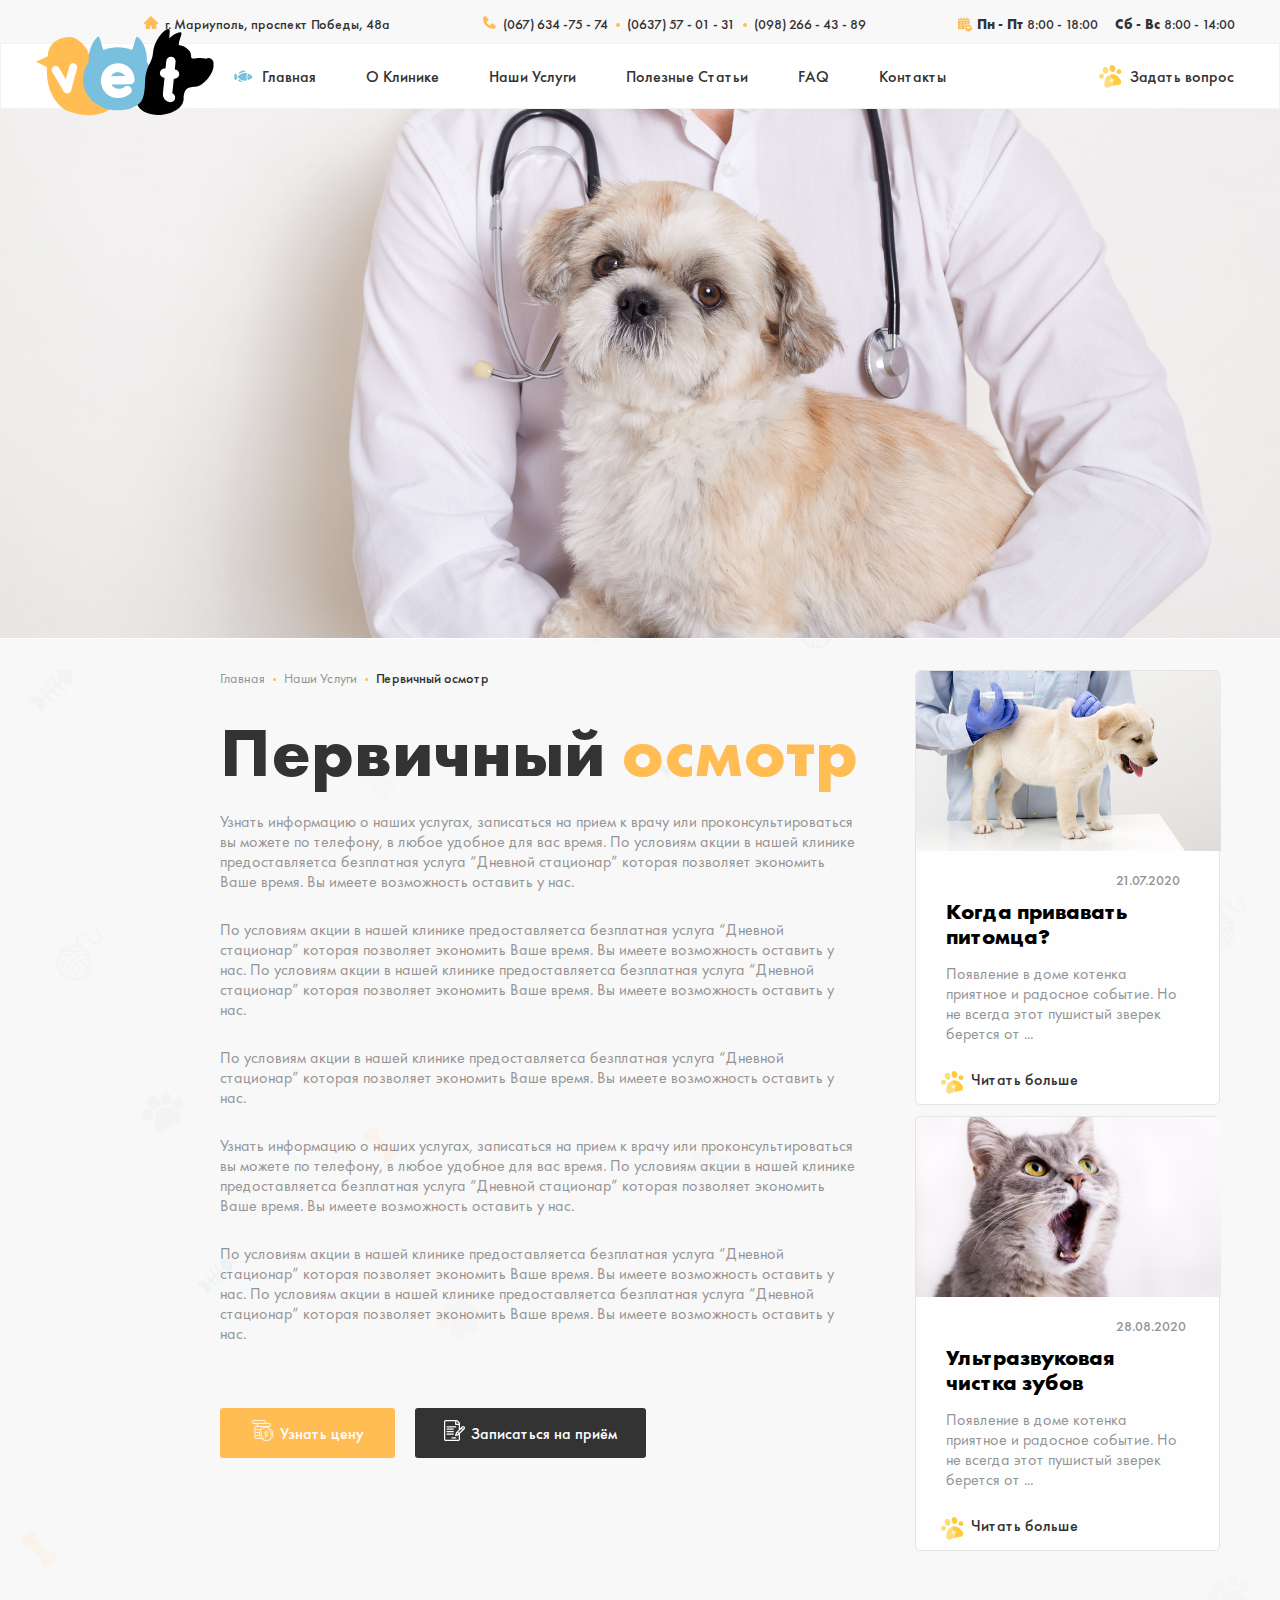
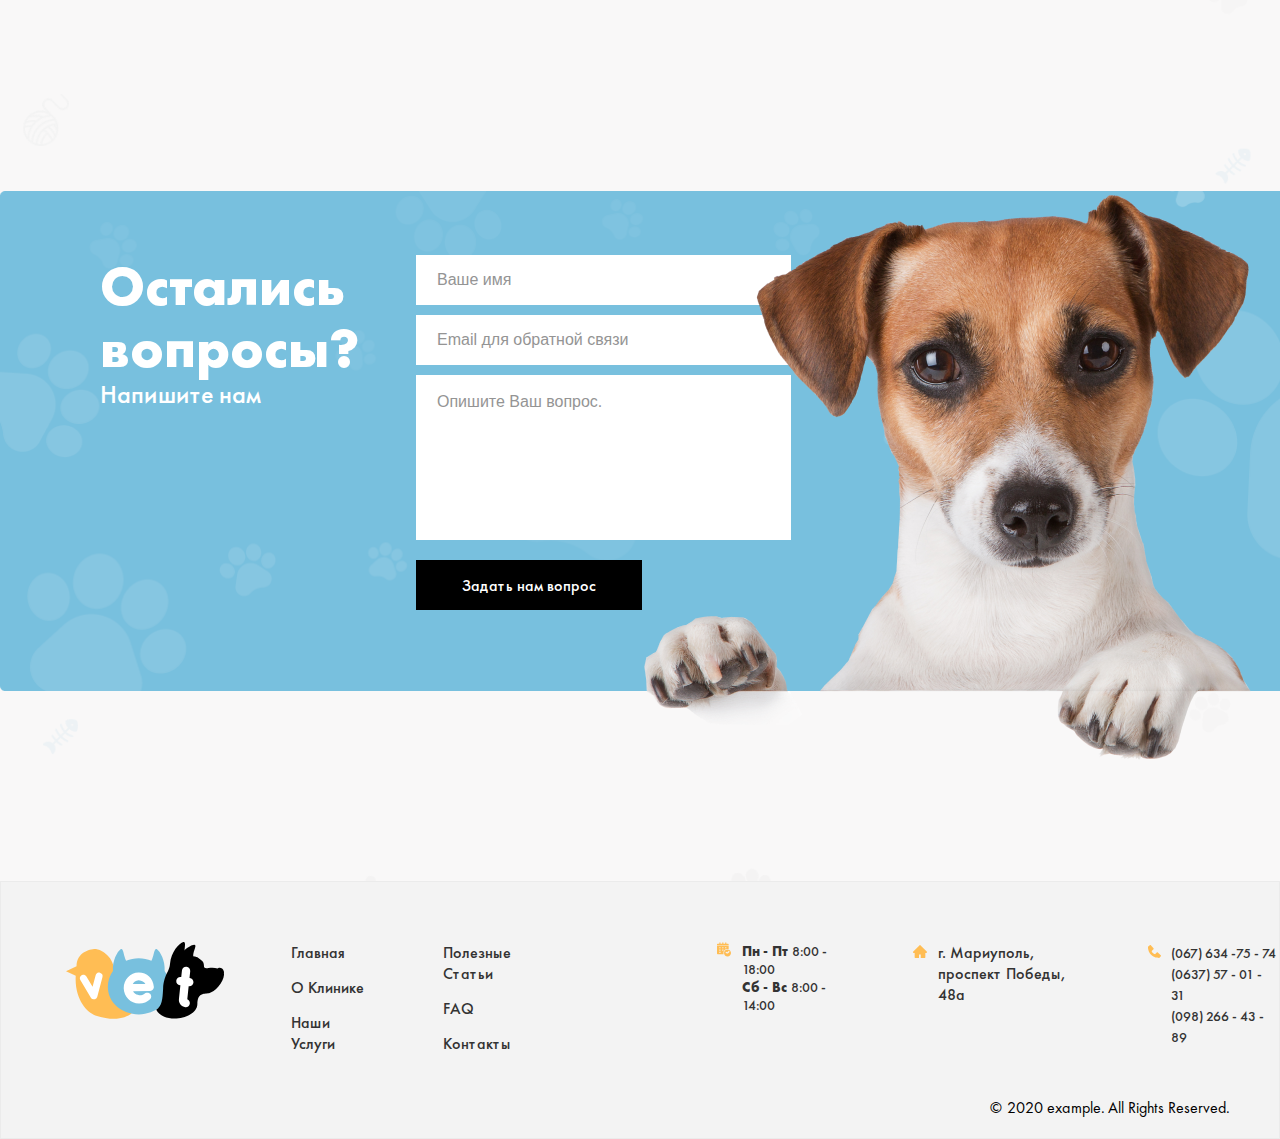
<file: services-open.html>
<!DOCTYPE html>
<html lang="en">
<head>
    <meta charset="UTF-8">
    <meta http-equiv="X-UA-Compatible" content="IE=edge">
    <meta name="viewport" content="width=device-width, initial-scale=1.0">
    <title>services-open</title>
    <link rel="stylesheet" href="./css/fonts.css">
    <link rel="stylesheet" href="./css/main.css">
</head>
<body>
    <header class="header">
        <div class="container">
            <div class="header__info">
                <p class="header__text">г. Мариуполь, проспект Победы, 48а</p>
                <a class="header__info-link header__icon-tel" href="tel:(067) 634 -75 - 74">(067) 634 -75 - 74</a>
                <a class="header__info-link header__icon-dot" href="tel:(0637) 57 - 01 - 31">(0637) 57 - 01 - 31</a>
                <a class="header__info-link header__icon-dot" href="tel:(098) 266 - 43 - 89">(098) 266 - 43 - 89</a>
                <p class="header__info-text header__icon-date"><b>Пн - Пт</b> 8:00 - 18:00</p>
                <p class="header__info-text"><b>Сб - Вс</b> 8:00 - 14:00</p>
            </div>
            <div class="header__nav">
                <a href="./index.html"><img class="header__logo" src="./images/home-page/logo.svg" alt="logo"></a>
                <ul class="header__list">
                    <li class="header__item"><a class="header__link" href="/index.html">Главная</a></li>
                    <li class="header__item"><a class="header__link" href="/about.html" target="_blank">О Клинике</a></li>
                    <li class="header__item"><a class="header__link" href="/services.html" target="_blank">Наши Услуги</a></li>
                    <li class="header__item"><a class="header__link" href="/blog.html" target="_blank">Полезные Статьи</a></li>
                    <li class="header__item"><a class="header__link" href="/faq.html" target="_blank">FAQ</a></li>
                    <li class="header__item"><a class="header__link" href="/contact.html" target="_blank">Контакты</a></li>
                </ul>
                <a class="header__search-link" href="#">Задать вопрос</a>
            </div>
        </div>
    </header>
    <main class="main">
        <section class="section11111">
            <div class="container">
                <div class="section11111__wrapper"></div>
                <div class="section11111__text-box">
                    <a class="section11111__text1" href="/index.html" target="_blank">Главная</a>
                    <a class="section11111__text1" href="/services.html" target="_blank">Наши Услуги</a>
                    <a class="section11111__text2" href="/services-open.html">Первичный осмотр</a>
                </div>
            </div>
        </section>
        <section class="section22222">
            <div class="container">
                <div class="section22222__wrapper">
                    <h1 class="section22222__tittle">Первичный <span class="yellow">осмотр</span></h1>
                    <p class="section22222__text">Узнать информацию о наших услугах, записаться на прием к врачу или проконсультироваться вы можете по телефону, в любое удобное для вас время. По условиям акции в нашей клинике предоставляетса безплатная услуга “Дневной стационар” которая позволяет экономить Ваше время. Вы имеете возможность оставить у нас.</p>
                    <p class="section22222__text">По условиям акции в нашей клинике предоставляетса безплатная услуга “Дневной стационар” которая позволяет экономить Ваше время. Вы имеете возможность оставить у нас. По условиям акции в нашей клинике предоставляетса безплатная услуга “Дневной стационар” которая позволяет экономить Ваше время. Вы имеете возможность оставить у нас.</p>
                    <p class="section22222__text">По условиям акции в нашей клинике предоставляетса безплатная услуга “Дневной стационар” которая позволяет экономить Ваше время. Вы имеете возможность оставить у нас.</p>
                    <p class="section22222__text">Узнать информацию о наших услугах, записаться на прием к врачу или проконсультироваться вы можете по телефону, в любое удобное для вас время. По условиям акции в нашей клинике предоставляетса безплатная услуга “Дневной стационар” которая позволяет экономить Ваше время. Вы имеете возможность оставить у нас.</p>
                    <p class="section22222__text">По условиям акции в нашей клинике предоставляетса безплатная услуга “Дневной стационар” которая позволяет экономить Ваше время. Вы имеете возможность оставить у нас. По условиям акции в нашей клинике предоставляетса безплатная услуга “Дневной стационар” которая позволяет экономить Ваше время. Вы имеете возможность оставить у нас.</p>
                    <div class="section22222__link-box">
                        <a class="section22222__link1" href="#">Узнать цену</a>
                        <a class="section22222__link2" href="#">Записаться на приём</a>
                    </div>
                    <aside class="aside">
                        <div class="aside__box">
                            <img class="aside__img" src="./images/home-page/dog_med1x.png" srcset="./images/home-page/dog_med1x.png 1x, ./images/home-page/dog_med@2x.png 2x" alt="dog-med">
                            <div class="aside__date">21.07.2020</div>
                            <h5 class="aside__h5">Когда привавать питомца?</h5>
                            <p class="aside__text">Появление в доме котенка приятное и радосное событие. Но не всегда этот пушистый зверек берется от ...</p>
                            <a class="aside__link" href="#">Читать больше</a>
                        </div>
                        <div class="aside__box">
                            <img class="aside__img" src="./images/home-page/cat1x.png" srcset="./images/home-page/cat1x.png 1x, ./images/home-page/cat@2x.png 2x" alt="cat">
                            <div class="aside__date">28.08.2020</div>
                            <h5 class="aside__h5">Ультразвуковая чистка зубов</h5>
                            <p class="aside__text">Появление в доме котенка приятное и радосное событие. Но не всегда этот пушистый зверек берется от ...</p>
                            <a class="aside__link" href="#">Читать больше</a>
                        </div>
                    </aside>
                </div>
            </div>
        </section>
        <section class="section33333">
            <div class="container">
                <div class="section33333__wrapper">
                    <div class="section33333__box1">
                       <h2 class="section33333__tittle">Остались вопросы?</h2>
                        <p class="section33333__p">Напишите нам</p> 
                    </div>
                    <div class="section33333__box2">
                        <form action="#">
                            <input class="section33333__text" type="text" placeholder="Ваше имя"> <br>
                            <input class="section33333__text" type="email" placeholder="Email для обратной связи"> <br>
                            <input class="section33333__textarea" type="text"  placeholder="Опишите Ваш вопрос."> <br>
                            <a class="section33333__btn" href="#">Задать нам вопрос</a>
                        </form>
                    </div>
                </div>
            </div>
        </section>
    </main>
    <footer class="footer">
        <div class="container">
            <div class="footer__wrapper">
                <a href="./index.html"><img class="footer__logo" src="./images/home-page/logofooter.svg" alt="footer-logo"></a>
                <ul class="footer__list">
                    <li class="footer__item"><a class="footer__link" href="/index.html">Главная</a></li>
                    <li class="footer__item"><a class="footer__link" href="/about.html" target="_blank">О Клинике</a></li>
                    <li class="footer__item"><a class="footer__link" href="/services.html" target="_blank">Наши Услуги</a></li>
                </ul>
                <ul class="footer__list">
                    <li class="footer__item"><a class="footer__link" href="/blog.html" target="_blank">Полезные Статьи</a></li>
                    <li class="footer__item"><a class="footer__link" href="/faq.html" target="_blank">FAQ</a></li>
                    <li class="footer__item"><a class="footer__link" href="/contact.html" target="_blank">Контакты</a></li> 
                </ul>
                <div class="footer__wrapper-right">
                    <ul  class="footer__menu">
                        <li><p class="footer__info-text footer__icon-date"><b>Пн - Пт</b> 8:00 - 18:00</p></li>
                        <li><p class="footer__info-text"><b>Сб - Вс</b> 8:00 - 14:00</p></li>
                    </ul>
                    <ul class="footer__menu">
                        <li><p class="footer__text">г. Мариуполь, <br> проспект Победы, 48а</p></li>
                    </ul>
                    <ul class="footer__menu">
                        <li class="footer__item2"><a class="footer__info-link" href="tel:(067) 634 -75 - 74">(067) 634 -75 - 74</a></li>
                        <li><a class="footer__info-link" href="tel:(0637) 57 - 01 - 31">(0637) 57 - 01 - 31</a></li>
                        <li><a class="footer__info-link" href="tel:(098) 266 - 43 - 89">(098) 266 - 43 - 89</a></li>
                    </ul>
                    <p class="footer__copyright">© 2020 example. All Rights Reserved.</p>
                </div>
            </div>
        </div>
    </div>
</footer>
</body>
</html>
</file>
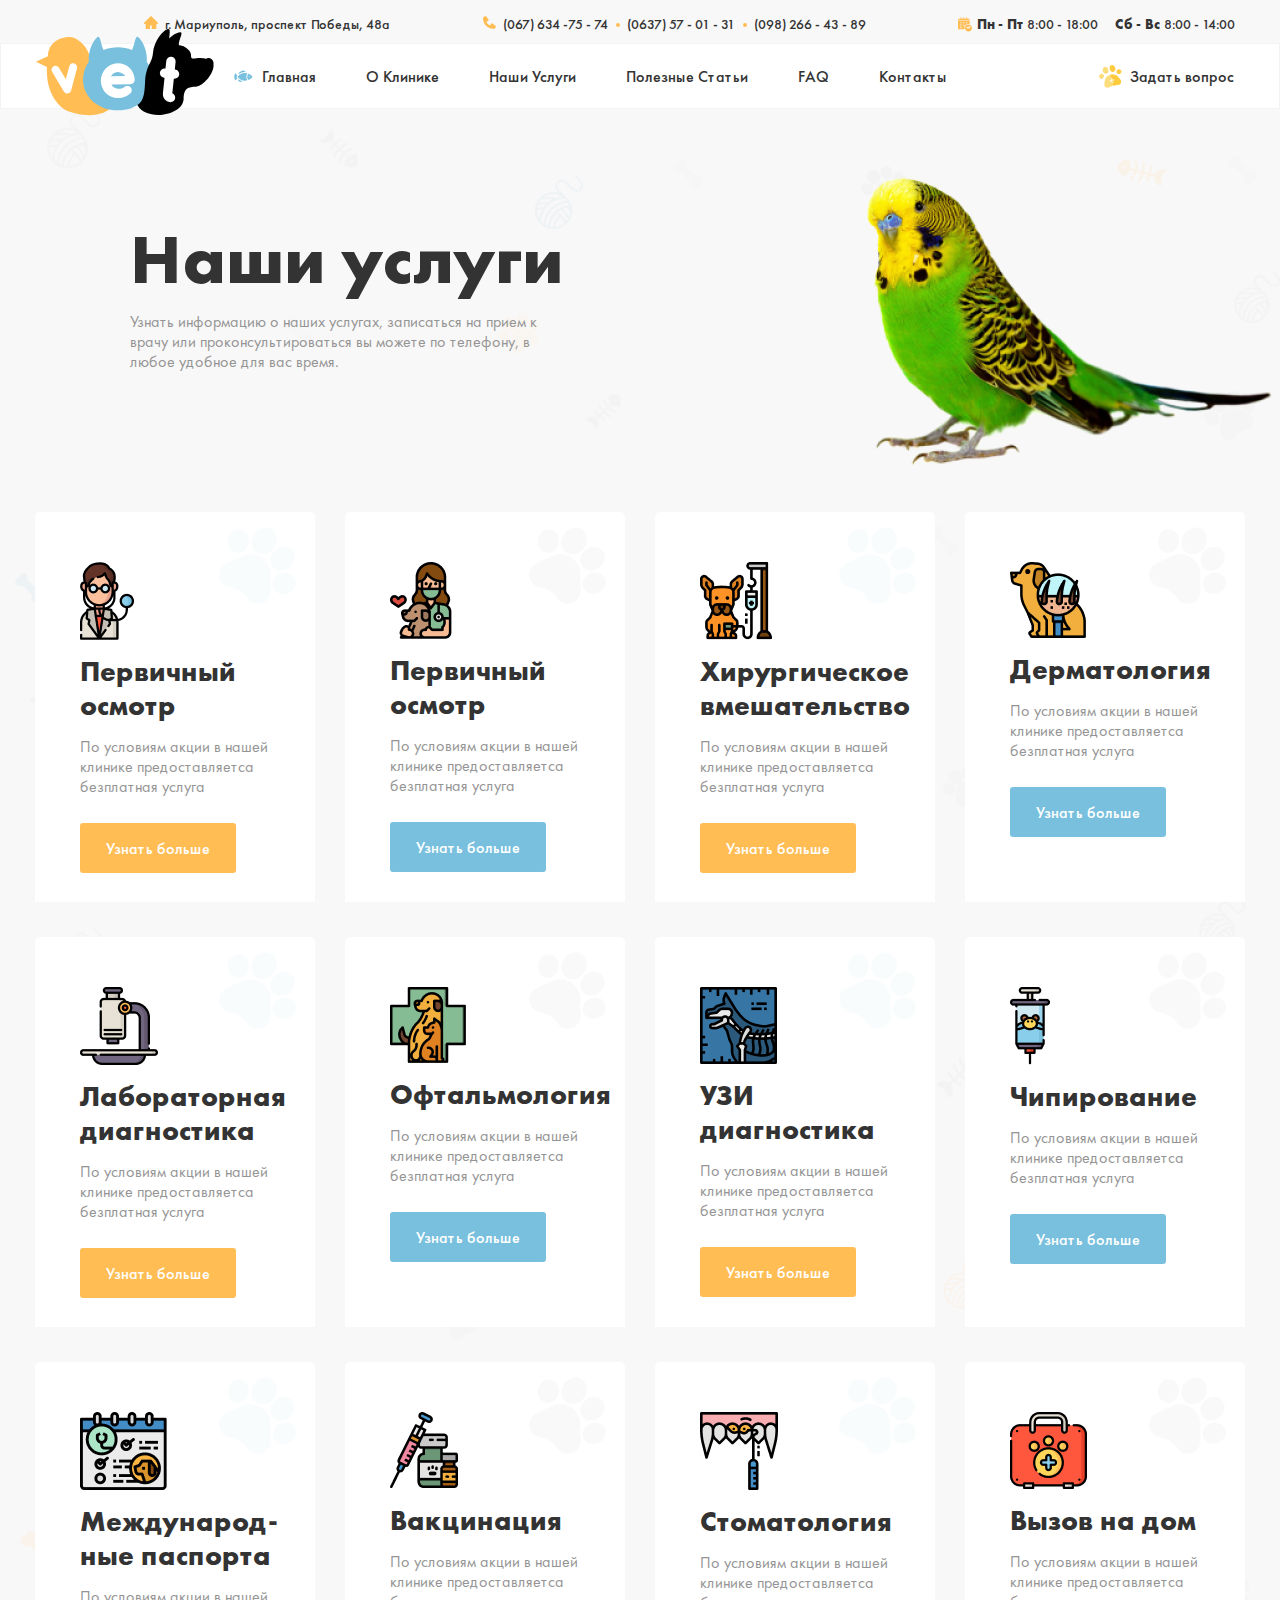
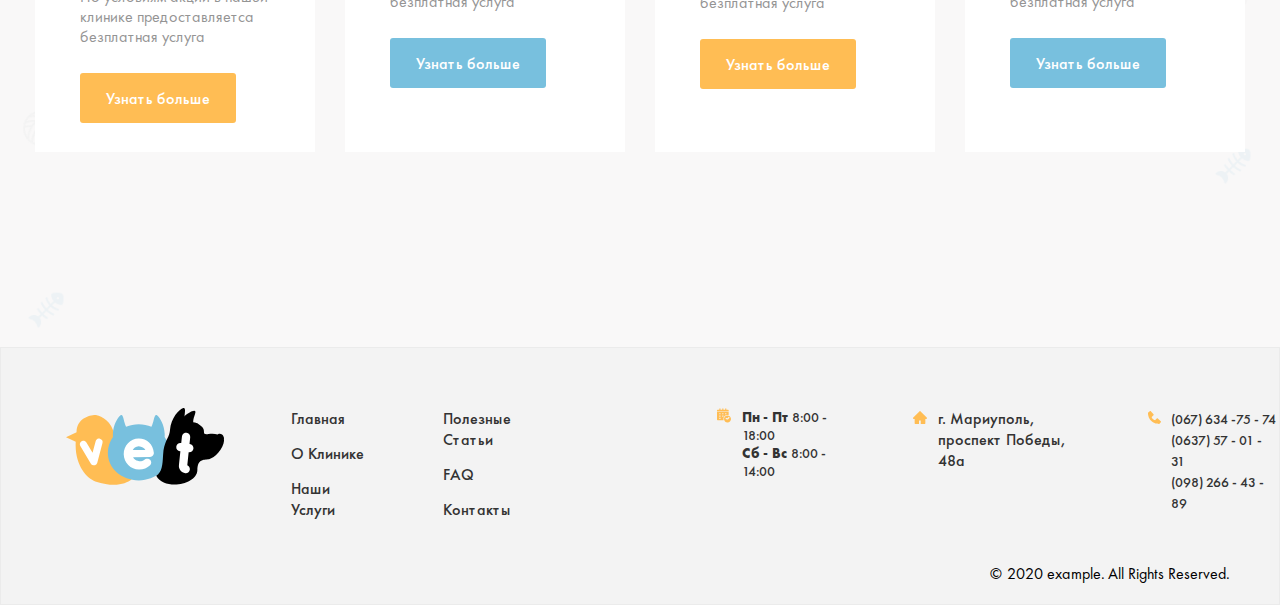
<file: services.html>
<!DOCTYPE html>
<html lang="en">
<head>
    <meta charset="UTF-8">
    <meta http-equiv="X-UA-Compatible" content="IE=edge">
    <meta name="viewport" content="width=device-width, initial-scale=1.0">
    <title>Services</title>
    <link rel="stylesheet" href="./css/fonts.css">
    <link rel="stylesheet" href="./css/main.css">
</head>
<body>
    <header class="header">
        <div class="container">
            <div class="header__info">
                <p class="header__text">г. Мариуполь, проспект Победы, 48а</p>
                <a class="header__info-link header__icon-tel" href="tel:(067) 634 -75 - 74">(067) 634 -75 - 74</a>
                <a class="header__info-link header__icon-dot" href="tel:(0637) 57 - 01 - 31">(0637) 57 - 01 - 31</a>
                <a class="header__info-link header__icon-dot" href="tel:(098) 266 - 43 - 89">(098) 266 - 43 - 89</a>
                <p class="header__info-text header__icon-date"><b>Пн - Пт</b> 8:00 - 18:00</p>
                <p class="header__info-text"><b>Сб - Вс</b> 8:00 - 14:00</p>
            </div>
            <div class="header__nav">
                <a href="./index.html"><img class="header__logo" src="./images/home-page/logo.svg" alt="logo"></a>
                <ul class="header__list">
                    <li class="header__item"><a class="header__link" href="/index.html">Главная</a></li>
                    <li class="header__item"><a class="header__link" href="/about.html" target="_blank">О Клинике</a></li>
                    <li class="header__item"><a class="header__link" href="/services.html" target="_blank">Наши Услуги</a></li>
                    <li class="header__item"><a class="header__link" href="/blog.html" target="_blank">Полезные Статьи</a></li>
                    <li class="header__item"><a class="header__link" href="/faq.html" target="_blank">FAQ</a></li>
                    <li class="header__item"><a class="header__link" href="/contact.html" target="_blank">Контакты</a></li>
                </ul>
                <a class="header__search-link" href="#">Задать вопрос</a>
            </div>
        </div>
    </header>
    <main class="main">
        <section class="section1111">
            <div class="container">
                <div class="section1111__wrapper">
                    <h1 class="section1111__tittle">Наши услуги</h1>
                    <p class="section1111__text">Узнать информацию о наших услугах, записаться на прием к врачу или проконсультироваться вы можете по телефону, в любое удобное для вас время.</p>
                </div>
            </div>
        </section>
        <section class="section2222">
            <div class="container">
                <div class="section2222__wrapper">
                    <div class="section2222__box bg-blue">
                        <img class="section2222__img" src="./images/services-page/doctor-male.png" alt="doctor-male">
                        <h3 class="section2222__tittle">Первичный осмотр</h3>
                        <p class="section2222__text">По условиям акции в нашей клинике предоставляетса безплатная услуга</p>
                        <a class="section2222__link-yellow" href="/services-open.html" target="_blank">Узнать больше</a>
                    </div>
                    <div class="section2222__box bg-grey">
                        <img class="section2222__img" src="./images/services-page/doctor-female.png" alt="doctor-female">
                        <h3 class="section2222__tittle">Первичный осмотр</h3>
                        <p class="section2222__text">По условиям акции в нашей клинике предоставляетса безплатная услуга</p>
                        <a class="section2222__link-blue" href="/services-open.html" target="_blank">Узнать больше</a>
                    </div>
                    <div class="section2222__box bg-blue">
                        <img class="section2222__img" src="./images/services-page/dog-ukol.png" alt="dog">
                        <h3 class="section2222__tittle">Хирургическое вмешательство</h3>
                        <p class="section2222__text">По условиям акции в нашей клинике предоставляетса безплатная услуга</p>
                        <a class="section2222__link-yellow" href="#">Узнать больше</a>
                    </div>
                    <div class="section2222__box bg-grey">
                        <img class="section2222__img" src="./images/services-page/dog-loop.png" alt="dog-loop">
                        <h3 class="section2222__tittle">Дерматология</h3>
                        <p class="section2222__text">По условиям акции в нашей клинике предоставляетса безплатная услуга</p>
                        <a class="section2222__link-blue" href="#">Узнать больше</a>
                    </div>
                </div>
                <div class="section2222__wrapper">
                    <div class="section2222__box bg-blue">
                        <img class="section2222__img" src="./images/services-page/microscoop.png" alt="microscoop">
                        <h3 class="section2222__tittle">Лабораторная диагностика</h3>
                        <p class="section2222__text">По условиям акции в нашей клинике предоставляетса безплатная услуга</p>
                        <a class="section2222__link-yellow" href="#">Узнать больше</a>
                    </div>
                    <div class="section2222__box bg-grey">
                        <img class="section2222__img" src="./images/services-page/dogs.png" alt="dogs">
                        <h3 class="section2222__tittle">Офтальмология</h3>
                        <p class="section2222__text">По условиям акции в нашей клинике предоставляетса безплатная услуга</p>
                        <a class="section2222__link-blue" href="#">Узнать больше</a>
                    </div>
                    <div class="section2222__box bg-blue">
                        <img class="section2222__img" src="./images/services-page/dog-skelet.png" alt="dog-skelet">
                        <h3 class="section2222__tittle">УЗИ
                            диагностика</h3>
                            <p class="section2222__text">По условиям акции в нашей клинике предоставляетса безплатная услуга</p>
                            <a class="section2222__link-yellow" href="#">Узнать больше</a>
                        </div>
                        <div class="section2222__box bg-grey">
                            <img class="section2222__img" src="./images/services-page/ukol.png" alt="ukol">
                            <h3 class="section2222__tittle">Чипирование</h3>
                            <p class="section2222__text">По условиям акции в нашей клинике предоставляетса безплатная услуга</p>
                            <a class="section2222__link-blue" href="#">Узнать больше</a>
                        </div>
                    </div>
                    <div class="section2222__wrapper padding">
                        <div class="section2222__box bg-blue">
                            <img class="section2222__img" src="./images/services-page/date.png" alt="date">
                            <h3 class="section2222__tittle">Международ-ные паспорта</h3>
                            <p class="section2222__text">По условиям акции в нашей клинике предоставляетса безплатная услуга</p>
                            <a class="section2222__link-yellow" href="#">Узнать больше</a>
                        </div>
                        <div class="section2222__box bg-grey">
                            <img class="section2222__img" src="./images/services-page/ukol-tablets.png" alt="vacination">
                            <h3 class="section2222__tittle">Вакцинация</h3>
                            <p class="section2222__text">По условиям акции в нашей клинике предоставляетса безплатная услуга</p>
                            <a class="section2222__link-blue" href="#">Узнать больше</a>
                        </div>
                        <div class="section2222__box bg-blue">
                            <img class="section2222__img" src="./images/services-page/teeth.png" alt="teeth">
                            <h3 class="section2222__tittle">Стоматология</h3>
                            <p class="section2222__text">По условиям акции в нашей клинике предоставляетса безплатная услуга</p>
                            <a class="section2222__link-yellow" href="#">Узнать больше</a>
                        </div>
                        <div class="section2222__box bg-grey">
                            <img class="section2222__img" src="./images/services-page/med-bag.png" alt="med-bag">
                            <h3 class="section2222__tittle">Вызов на дом</h3>
                            <p class="section2222__text">По условиям акции в нашей клинике предоставляетса безплатная услуга</p>
                            <a class="section2222__link-blue" href="#">Узнать больше</a>
                        </div>
                    </div>
                </div>
            </section>
        </main>
        <footer class="footer">
            <div class="container">
                <div class="footer__wrapper">
                    <a href="./index.html"><img class="footer__logo" src="./images/home-page/logofooter.svg" alt="footer-logo"></a>
                    <ul class="footer__list">
                        <li class="footer__item"><a class="footer__link" href="/index.html">Главная</a></li>
                        <li class="footer__item"><a class="footer__link" href="/about.html" target="_blank">О Клинике</a></li>
                        <li class="footer__item"><a class="footer__link" href="/services.html" target="_blank">Наши Услуги</a></li>
                    </ul>
                    <ul class="footer__list">
                        <li class="footer__item"><a class="footer__link" href="/blog.html" target="_blank">Полезные Статьи</a></li>
                        <li class="footer__item"><a class="footer__link" href="/faq.html" target="_blank">FAQ</a></li>
                        <li class="footer__item"><a class="footer__link" href="/contact.html" target="_blank">Контакты</a></li> 
                    </ul>
                    <div class="footer__wrapper-right">
                        <ul  class="footer__menu">
                            <li><p class="footer__info-text footer__icon-date"><b>Пн - Пт</b> 8:00 - 18:00</p></li>
                            <li><p class="footer__info-text"><b>Сб - Вс</b> 8:00 - 14:00</p></li>
                        </ul>
                        <ul class="footer__menu">
                            <li><p class="footer__text">г. Мариуполь, <br> проспект Победы, 48а</p></li>
                        </ul>
                        <ul class="footer__menu">
                            <li class="footer__item2"><a class="footer__info-link" href="tel:(067) 634 -75 - 74">(067) 634 -75 - 74</a></li>
                            <li><a class="footer__info-link" href="tel:(0637) 57 - 01 - 31">(0637) 57 - 01 - 31</a></li>
                            <li><a class="footer__info-link" href="tel:(098) 266 - 43 - 89">(098) 266 - 43 - 89</a></li>
                        </ul>
                        <p class="footer__copyright">© 2020 example. All Rights Reserved.</p>
                    </div>
                </div>
            </div>
        </div>
    </footer>
</body>
</html>
</file>
<file: css/fonts.css>
@font-face {
    font-family: 'Futura PT';
    src: url('../fonts/FuturaPT-Medium.woff2') format('woff2'),
        url('../fonts/FuturaPT-Medium.woff') format('woff');
    font-weight: 500;
    font-style: normal;
    font-display: swap;
}

@font-face {
    font-family: 'Futura PT';
    src: url('../fonts/FuturaPT-Book.woff2') format('woff2'),
        url('../fonts/FuturaPT-Book.woff') format('woff');
    font-weight: normal;
    font-style: normal;
    font-display: swap;
}

@font-face {
    font-family: 'Futura PT';
    src: url('../fonts/FuturaPT-Bold.woff2') format('woff2'),
        url('../fonts/FuturaPT-Bold.woff') format('woff');
    font-weight: bold;
    font-style: normal;
    font-display: swap;
}
</file>
<file: css/main.css>
@charset "UTF-8";
*,
*::before,
*::after {
  -webkit-box-sizing: border-box;
          box-sizing: border-box;
  margin: 0;
  padding: 0;
}

body {
  font-family: 'Futura PT';
}

.main {
  background-color: #f9f8f8;
  background-image: url(/images/bg.png);
  background-repeat: no-repeat;
  background-size: cover;
}

.container {
  width: 100%;
  max-width: 1440px;
  margin: auto;
}

.header {
  background-color: #f9f8f8;
}

.header__info {
  display: -webkit-box;
  display: -ms-flexbox;
  display: flex;
  -webkit-box-pack: end;
      -ms-flex-pack: end;
          justify-content: flex-end;
  -webkit-box-align: center;
      -ms-flex-align: center;
          align-items: center;
  padding-right: 45px;
  padding-top: 14px;
  padding-bottom: 10px;
}

.header__text {
  margin-right: 100px;
}

.header__text::before {
  content: url(/images/home-page/house.svg);
  position: relative;
  right: 7px;
}

.header__info-link {
  text-decoration: none;
  margin-right: 15px;
}

.header__info-link:hover {
  color: #FFBD54;
}

.header__info-link:active {
  color: #333333;
  opacity: 0.6;
}

.header__icon-tel::before {
  content: url(/images/home-page/phone.svg);
  position: relative;
  right: 7px;
}

.header__icon-dot::before {
  content: url(/images/home-page/dot.svg);
  position: relative;
  right: 7px;
  bottom: 2px;
}

.header__info-link:nth-child(4) {
  margin-right: 80px;
}

.header__info-text {
  margin-left: 17px;
}

.header__icon-date::before {
  content: url(/images/home-page/calendar.svg);
  position: relative;
  top: 3px;
  right: 5px;
}

.header__nav {
  background-color: #fff;
  border: 1px solid #F3F3F3;
  display: -webkit-box;
  display: -ms-flexbox;
  display: flex;
  -webkit-box-pack: end;
      -ms-flex-pack: end;
          justify-content: flex-end;
  -webkit-box-align: center;
      -ms-flex-align: center;
          align-items: center;
  position: relative;
  padding: 16px 0px;
}

.header__list {
  list-style-type: none;
  display: -webkit-box;
  display: -ms-flexbox;
  display: flex;
  position: relative;
}

.header__list::before {
  content: url(/images/home-page/icon__fish.svg);
  position: absolute;
  left: 20px;
}

.header__link {
  text-decoration: none;
  margin-left: 50px;
}

.header__link:hover {
  border-bottom: 3px solid #F4FFAD;
}

.header__link:active {
  opacity: 0.6;
}

.header__search-link {
  display: -webkit-box;
  display: -ms-flexbox;
  display: flex;
  -webkit-box-align: center;
      -ms-flex-align: center;
          align-items: center;
  margin-right: 45px;
  margin-left: 155px;
  text-decoration: none;
}

.header__search-link:hover {
  color: #FFBD54;
}

.header__search-link:active {
  color: #333333;
  opacity: 0.7;
}

.header__search-link::before {
  content: url(/images/home-page/paw.svg);
  position: relative;
  right: 5px;
  top: 3px;
}

.header__logo {
  position: absolute;
  left: 35px;
  top: -15px;
  z-index: 1;
}

.header__logo:hover {
  opacity: 0.8;
}

.header__logo:active {
  opacity: 0.6;
}

.section1__wrapper {
  min-height: 825px;
  background-image: url(/images/home-page/bg_intro.svg);
  background-repeat: no-repeat;
  background-size: cover;
  display: -webkit-box;
  display: -ms-flexbox;
  display: flex;
  -webkit-box-pack: end;
      -ms-flex-pack: end;
          justify-content: flex-end;
  -webkit-box-align: center;
      -ms-flex-align: center;
          align-items: center;
}

.section1__box {
  margin-right: 88px;
  position: relative;
  bottom: 10px;
}

.section1__tittle {
  font-style: normal;
  font-weight: bold;
  font-size: 70px;
  line-height: 64px;
  color: #333333;
  max-width: 600px;
  margin: 0px;
}

.section1__text {
  color: #949494 !important;
  max-width: 500px;
  margin-top: 30px;
}

.section1__link {
  width: 181px;
  height: 50px;
  background: #333333;
  border-radius: 3px;
  display: -webkit-box;
  display: -ms-flexbox;
  display: flex;
  -webkit-box-pack: center;
      -ms-flex-pack: center;
          justify-content: center;
  -webkit-box-align: center;
      -ms-flex-align: center;
          align-items: center;
  color: #FFFFFF !important;
  text-decoration: none;
  margin-top: 40px;
}

.section1__link:hover {
  background: #FFBD54;
  color: #333333 !important;
}

.section1__link:active {
  opacity: 0.6;
}

.skyblue {
  color: #78C0DE;
}

.section11__wrapper {
  background-image: url(/images/contact-page/intro-dog.png);
  background-repeat: no-repeat;
  background-position: right;
  position: relative;
}

.section11__wrapper::after {
  content: url(/images/contact-page/shadow.png);
  position: absolute;
  right: 0px;
  bottom: -40px;
}

.section11__text-box {
  padding-left: 177px;
  padding-top: 118px;
}

.section11__tittle {
  font-style: normal;
  font-weight: 700;
  font-size: 70px;
  line-height: 64px;
  color: #333333;
  margin: 0px;
}

.section11__text {
  font-style: normal;
  font-weight: 400;
  font-size: 16px;
  line-height: 20px;
  color: #949494;
  max-width: 440px;
  margin-top: 27px;
}

.section11__lists {
  display: -webkit-box;
  display: -ms-flexbox;
  display: flex;
  margin-left: 176px;
}

.section11__menu {
  list-style-type: none;
  margin: 0px;
  padding: 0px;
  padding-right: 80px;
  margin-top: 220px;
  position: relative;
}

.section11__info-text {
  margin: 0px;
}

.section11__text2 {
  margin: 0px;
}

.section11__text2::before {
  content: url(/images/contact-page/location.png);
  position: absolute;
  top: -100px;
}

.section11__info-link {
  text-decoration: none;
  margin: 0px;
}

.section11__info-link:hover {
  color: #FFBD54;
}

.section11__info-link:active {
  color: #333333;
  opacity: 0.6;
}

.calendar::before {
  content: url(/images/contact-page/calendar.png);
  position: absolute;
  top: -100px;
}

.phone::before {
  content: url(/images/contact-page/phone.png);
  position: absolute;
  top: -100px;
}

.section111__wrapper {
  margin-left: 130px;
  padding-top: 117px;
}

.section111__tittle {
  font-style: normal;
  font-weight: 700;
  font-size: 70px;
  line-height: 64px;
  color: #333333;
  text-transform: uppercase;
  margin: 0px;
}

.section111__text {
  font-style: normal;
  font-weight: normal;
  font-size: 16px;
  line-height: 20px;
  color: #949494;
  margin-top: 27px;
  max-width: 445px;
  margin-top: 27px;
}

.section111__link {
  width: 201px;
  height: 50px;
  background: #78C0DE;
  border-radius: 3px;
  color: #fff !important;
  text-decoration: none;
  display: -webkit-box;
  display: -ms-flexbox;
  display: flex;
  -webkit-box-align: center;
      -ms-flex-align: center;
          align-items: center;
  -webkit-box-pack: center;
      -ms-flex-pack: center;
          justify-content: center;
  margin-top: 35px;
}

.section111__link:hover {
  background-color: #000;
}

.section111__link::before {
  content: url(/images/FAQ/link.png);
  margin-right: 10px;
}

.section2__wrapper {
  max-width: 1134px;
  display: -webkit-box;
  display: -ms-flexbox;
  display: flex;
  -webkit-box-orient: vertical;
  -webkit-box-direction: normal;
      -ms-flex-direction: column;
          flex-direction: column;
  -webkit-box-pack: center;
      -ms-flex-pack: center;
          justify-content: center;
  -webkit-box-align: center;
      -ms-flex-align: center;
          align-items: center;
  margin-top: 50px;
  position: relative;
}

.section2__wrapper::before {
  content: url(/images/home-page/“open.svg);
  position: relative;
  right: 450px;
  top: 30px;
}

.section2__wrapper::after {
  content: url(/images/home-page/“close.svg);
  position: relative;
  left: 450px;
  bottom: 120px;
}

.section2__quote {
  max-width: 800px;
  font-style: normal;
  font-weight: normal;
  font-size: 20px;
  line-height: 26px;
  text-align: center;
  color: #949494;
}

.section2__quote::before {
  content: "";
  width: 140px;
  height: 0px;
  border: 1px solid #DBDBDB;
  position: absolute;
  top: 0px;
  left: 320px;
}

.section2__quote::after {
  content: "";
  width: 140px;
  height: 0px;
  border: 1px solid #DBDBDB;
  position: absolute;
  top: 170px;
  left: 320px;
}

.section2__text {
  font-style: normal;
  font-weight: 500;
  font-size: 20px;
  line-height: 26px;
  color: #333333;
  margin-top: 80px;
}

.flex {
  display: -webkit-box;
  display: -ms-flexbox;
  display: flex;
  -webkit-box-orient: vertical;
  -webkit-box-direction: normal;
      -ms-flex-direction: column;
          flex-direction: column;
  -webkit-box-pack: center;
      -ms-flex-pack: center;
          justify-content: center;
  -webkit-box-align: center;
      -ms-flex-align: center;
          align-items: center;
}

.section22__wrapper {
  width: 945px;
  height: 330px;
  display: -webkit-box;
  display: -ms-flexbox;
  display: flex;
  -webkit-box-align: end;
      -ms-flex-align: end;
          align-items: flex-end;
  background-image: url(/images/contact-page/paws.png);
  margin-right: 30px;
  margin-top: 130px;
}

.section22__tittle {
  margin-left: 80px;
  margin-bottom: 5px;
  font-style: normal;
  font-weight: 700;
  font-size: 48px;
  line-height: 62px;
  color: #333333;
  position: relative;
}

.section22__tittle::before {
  content: url(/images/contact-page/Object.png);
  position: absolute;
  top: -130px;
  right: 50px;
}

.flex-end {
  display: -webkit-box;
  display: -ms-flexbox;
  display: flex;
  -webkit-box-pack: end;
      -ms-flex-pack: end;
          justify-content: flex-end;
}

.section222__wrapper {
  width: 752px;
  height: 305px;
  background: #FFFFFF;
  border: 1px solid #F3F3F3;
  border-radius: 5px;
  margin-top: 63px;
  margin-left: 130px;
  position: relative;
}

.section222__wrapper::before {
  content: url(/images/FAQ/cat.png);
  position: absolute;
  top: -400px;
  right: -468px;
}

.section222__wrapper::after {
  content: url(/images/FAQ/arrow-up.png);
  cursor: pointer;
  position: absolute;
  top: 65px;
  right: 60px;
}

.section222__box {
  display: -webkit-box;
  display: -ms-flexbox;
  display: flex;
  margin-left: 60px;
}

.section222__date {
  font-style: normal;
  font-weight: normal;
  font-size: 14px;
  line-height: 22px;
  color: #333333;
  margin-top: 25px;
  margin-left: 33px;
}

.section222__pow-yellow::before {
  content: url(/images/FAQ/pow-yellow.png);
  position: absolute;
  top: 22px;
  left: 58px;
}

.section222__pow-blue::before {
  content: url(/images/FAQ/pow-blue.png);
  position: absolute;
  top: 22px;
  left: 58px;
}

.section222__name {
  font-style: normal;
  font-weight: 500;
  font-size: 12px;
  line-height: 22px;
  letter-spacing: 0.08em;
  text-transform: uppercase;
  color: #78C0DE;
  margin-left: 28px;
  margin-top: 25px;
}

.section222__tittle {
  font-style: normal;
  font-weight: 500;
  font-size: 20px;
  line-height: 22px;
  color: #333333;
  max-width: 530px;
  margin-left: 60px;
  margin-top: 15px;
}

.section222__text {
  font-style: normal;
  font-weight: normal;
  font-size: 16px;
  line-height: 20px;
  color: #949494;
  max-width: 577px;
  margin-left: 60px;
  margin-top: 23px;
}

.section3__wrapper {
  display: -webkit-box;
  display: -ms-flexbox;
  display: flex;
  -webkit-box-pack: center;
      -ms-flex-pack: center;
          justify-content: center;
}

.section3__wrapper::before {
  content: url(/images/home-page/Vector_left.svg);
  cursor: pointer;
  position: relative;
  top: 100px;
  right: 20px;
}

.section3__wrapper::after {
  content: url(/images/home-page/Vector_right.svg);
  cursor: pointer;
  position: relative;
  top: 100px;
  left: 20px;
}

.section3__tittle {
  font-style: normal;
  font-weight: 700;
  font-size: 48px;
  line-height: 54px;
  text-align: center;
  margin: 190px 0px 80px;
}

.section3__box {
  width: 193px;
  height: 215px;
  background-color: #fff;
  border: 1px solid #F3F3F3;
  -webkit-box-sizing: border-box;
          box-sizing: border-box;
  border-radius: 5px;
  margin-right: 8px;
  display: -webkit-box;
  display: -ms-flexbox;
  display: flex;
  -webkit-box-orient: vertical;
  -webkit-box-direction: normal;
      -ms-flex-direction: column;
          flex-direction: column;
  -webkit-box-pack: center;
      -ms-flex-pack: center;
          justify-content: center;
  -webkit-box-align: center;
      -ms-flex-align: center;
          align-items: center;
  cursor: pointer;
}

.section3__box:hover {
  opacity: 0.8;
}

.section3__box:active {
  opacity: 0.6;
}

.section3__img {
  width: -webkit-fit-content;
  width: -moz-fit-content;
  width: fit-content;
}

.section3__text {
  max-width: 100px;
  font-style: normal;
  font-weight: 500;
  font-size: 18px;
  line-height: 22px;
  text-align: center;
  color: #333333;
  margin-top: 20px;
}

.section33__wrapper {
  display: -webkit-box;
  display: -ms-flexbox;
  display: flex;
  margin-top: 50px;
  padding-bottom: 200px;
  position: relative;
}

.section33__wrapper::before {
  content: url(/images/contact-page/search-dog.png);
  position: absolute;
  top: -290px;
}

.section333__wrapper {
  max-width: 752px;
  height: 139px;
  background: #FFFFFF;
  border: 1px solid #F3F3F3;
  border-radius: 5px;
  margin-top: 18px;
  margin-left: 130px;
  position: relative;
}

.section333__arrow-down::after {
  content: url(/images/FAQ/arrow-down.png);
  position: absolute;
  right: 40px;
  top: 65px;
  cursor: pointer;
}

.section333__clock::after {
  content: url(/images/FAQ/clock.png);
  position: absolute;
  right: 40px;
  top: 65px;
  cursor: progress;
}

.section333__box {
  background-image: url(/images/FAQ/parrot.png);
  background-repeat: no-repeat;
  background-position: right,bottom;
  background-position-y: 330px;
  position: relative;
  padding-bottom: 270px;
}

.section333__box::after {
  content: url(/images/FAQ/shadow.png);
  position: absolute;
  bottom: 50px;
  right: 60px;
}

.opasity {
  opacity: 0.5;
}

.section4__wrapper {
  max-width: 1196px;
  background: #FFFFFF;
  border-radius: 0px 5px 5px 5px;
  display: -webkit-box;
  display: -ms-flexbox;
  display: flex;
  -webkit-box-align: center;
      -ms-flex-align: center;
          align-items: center;
  margin-left: 73px;
  margin-top: 15px;
  padding: 40px 0px;
}

.section4__img {
  margin-left: 30px;
  width: 500px;
  height: 332px;
  border-radius: 5px;
}

.section4__h3 {
  font-style: normal;
  font-weight: 500;
  font-size: 36px;
  line-height: 20px;
  color: #333333;
}

.section4__text {
  font-style: normal;
  font-weight: 400;
  font-size: 16px;
  line-height: 20px;
  color: #949494;
  max-width: 480px;
  margin-top: 20px;
}

.section4__text-box {
  margin-left: 67px;
}

.section4 .section4__link-box {
  display: -webkit-box;
  display: -ms-flexbox;
  display: flex;
  margin-top: 34px;
}

.section4__link1 {
  width: 175px;
  height: 50px;
  display: -webkit-box;
  display: -ms-flexbox;
  display: flex;
  -webkit-box-pack: center;
      -ms-flex-pack: center;
          justify-content: center;
  -webkit-box-align: center;
      -ms-flex-align: center;
          align-items: center;
  text-decoration: none;
  background: #FFBD54;
  border-radius: 3px;
  color: #FFFFFF !important;
}

.section4__link1::before {
  content: url(/images/service-open/money.svg);
  margin-right: 6px;
}

.section4__link1:hover {
  background: #333333;
  color: #FFBD54 !important;
}

.section4__link1:active {
  opacity: 0.6;
}

.section4__link2 {
  width: 231px;
  height: 50px;
  background: #333333;
  border-radius: 3px;
  color: #FFFFFF !important;
  display: -webkit-box;
  display: -ms-flexbox;
  display: flex;
  -webkit-box-pack: center;
      -ms-flex-pack: center;
          justify-content: center;
  -webkit-box-align: center;
      -ms-flex-align: center;
          align-items: center;
  text-decoration: none;
  margin-left: 21px;
}

.section4__link2::before {
  content: url(/images/service-open/list.svg);
  margin-right: 6px;
}

.section4__link2:hover {
  background: #FFBD54;
  color: #333333 !important;
}

.section4__link2:active {
  opacity: 0.6;
}

.section5__wrapper {
  border-radius: 5px;
  background-image: url(/images/home-page/bg_email.svg);
  background-repeat: no-repeat;
  background-size: cover;
  margin-top: 235px;
  padding: 100px 0px;
  position: relative;
}

.section5__box::after {
  content: url(/images/home-page/dog_email.png);
  position: absolute;
  right: 0px;
  top: -106px;
}

.section5__box {
  margin-left: 250px;
}

.section5__h3 {
  font-style: normal;
  font-weight: 700;
  font-size: 48px;
  line-height: 20px;
  -webkit-box-align: center;
      -ms-flex-align: center;
          align-items: center;
  color: #FFFFFF;
}

.section5__email {
  width: 335px;
  height: 50px;
  background: #FFFFFF;
  border-radius: 5px;
  outline: none;
  border: 1px solid #fff;
  padding-left: 22px;
  margin-top: 40px;
}

.section5__email:focus {
  border: 2px solid #FFBD54;
  -webkit-box-sizing: border-box;
          box-sizing: border-box;
  border-radius: 5px;
}

.section5__email:focus::-webkit-input-placeholder {
  color: #333333;
}

.section5__email:focus:-ms-input-placeholder {
  color: #333333;
}

.section5__email:focus::-ms-input-placeholder {
  color: #333333;
}

.section5__email:focus::placeholder {
  color: #333333;
}

.section5__email::-webkit-input-placeholder {
  font-style: normal;
  font-weight: 400;
  font-size: 16px;
  line-height: 20px;
  color: #949494;
}

.section5__email:-ms-input-placeholder {
  font-style: normal;
  font-weight: 400;
  font-size: 16px;
  line-height: 20px;
  color: #949494;
}

.section5__email::-ms-input-placeholder {
  font-style: normal;
  font-weight: 400;
  font-size: 16px;
  line-height: 20px;
  color: #949494;
}

.section5__email::placeholder {
  font-style: normal;
  font-weight: 400;
  font-size: 16px;
  line-height: 20px;
  color: #949494;
}

.section5__btn {
  width: 188px;
  height: 50px;
  background: #333333;
  border-radius: 3px;
  color: #fff !important;
  border: 1px solid #333333;
  margin-left: 21px;
  cursor: pointer;
}

.section5__btn:hover {
  background: #FFBD54;
  border: 1px solid #FFBD54;
  color: #333333 !important;
}

.section5__btn:active {
  opacity: 0.6;
}

.section6__tittle {
  font-style: normal;
  font-weight: 700;
  font-size: 48px;
  line-height: 20px;
  color: #333333;
  margin-top: 220px;
  margin-bottom: 80px;
}

.section6__wrapper {
  display: -webkit-box;
  display: -ms-flexbox;
  display: flex;
  -webkit-box-pack: center;
      -ms-flex-pack: center;
          justify-content: center;
}

.section6__box {
  max-width: 308px;
  max-height: 435px;
  background: #FEFEFE;
  border: 1px solid #E4E4E2;
  border-radius: 5px;
}

.section6__box:hover {
  -webkit-filter: drop-shadow(0px 4px 4px rgba(0, 0, 0, 0.25));
          filter: drop-shadow(0px 4px 4px rgba(0, 0, 0, 0.25));
}

.section6__box:active {
  -webkit-filter: drop-shadow(0px 4px 4px rgba(0, 0, 0, 0.25));
          filter: drop-shadow(0px 4px 4px rgba(0, 0, 0, 0.25));
}

.section6__boxx {
  display: -webkit-box;
  display: -ms-flexbox;
  display: flex;
  max-width: 640px;
  max-height: 435px;
  background: #FFFFFF;
  border: 1px solid #F3F3F3;
  border-radius: 5px;
  margin: 0px 24px;
}

.section6__boxx:hover {
  -webkit-filter: drop-shadow(0px 4px 4px rgba(0, 0, 0, 0.25));
          filter: drop-shadow(0px 4px 4px rgba(0, 0, 0, 0.25));
}

.section6__boxx:active {
  -webkit-filter: drop-shadow(0px 4px 4px rgba(0, 0, 0, 0.25));
          filter: drop-shadow(0px 4px 4px rgba(0, 0, 0, 0.25));
}

.section6__span {
  color: #949494 !important;
  margin-left: 200px;
  margin-top: 15px;
}

.section6__date {
  color: #949494 !important;
  margin-left: 60px;
}

.section6__date-wrapper {
  display: -webkit-box;
  display: -ms-flexbox;
  display: flex;
  -webkit-box-pack: center;
      -ms-flex-pack: center;
          justify-content: center;
  -webkit-box-align: center;
      -ms-flex-align: center;
          align-items: center;
  margin-top: 40px;
}

.section6__h5 {
  font-style: normal;
  font-weight: bold;
  font-size: 22px;
  line-height: 25px;
  color: #000000;
  max-width: 200px;
  margin-left: 30px;
  margin-top: 10px;
}

.section6__h5:nth-child(2) {
  margin-top: 44px;
}

.section6__text {
  font-style: normal;
  font-weight: normal;
  font-size: 16px;
  line-height: 20px;
  color: #949494;
  max-width: 300px;
  margin-left: 30px;
  margin-top: 10px;
  margin-bottom: 15px;
}

.section6__link {
  text-decoration: none;
  margin-left: 35px;
}

.section6__link:hover {
  color: #FFBD54;
}

.section6__link:active {
  color: #333333;
  opacity: 0.7;
}

.section6__link::before {
  content: url(/images/home-page/paw.svg);
  position: relative;
  right: 5px;
  top: 7px;
}

.section6__hash {
  font-style: normal;
  font-weight: 400;
  font-size: 14px;
  line-height: 22px;
  text-align: center;
  color: #3D9CEA;
  text-decoration: none;
  margin-right: 7px;
}

.section7__wrapper {
  background-color: #333333;
  background-image: url(/images/home-page/fish.png);
  background-size: 880px;
  background-repeat: no-repeat;
  background-position: right;
  display: -webkit-box;
  display: -ms-flexbox;
  display: flex;
  margin: 250px 0px;
}

.section7__box2 {
  display: -webkit-box;
  display: -ms-flexbox;
  display: flex;
  -webkit-box-orient: vertical;
  -webkit-box-direction: normal;
      -ms-flex-direction: column;
          flex-direction: column;
  -webkit-box-align: center;
      -ms-flex-align: center;
          align-items: center;
}

.section7__sub-tittle {
  font-style: normal;
  font-weight: bold;
  font-size: 48px;
  line-height: 62px;
  color: #FFFFFF;
  margin-left: 100px;
  margin-top: 30px;
}

.section7__p {
  font-style: normal;
  font-weight: normal;
  font-size: 16px;
  line-height: 20px;
  color: #949494;
  max-width: 350px;
  margin-left: 100px;
  margin-top: 10px;
  padding-bottom: 20px;
}

.section7__text {
  width: 375px;
  height: 50px;
  background: #FFFFFF;
  border: 1px solid #fff;
  outline: none;
  margin-bottom: 14px;
  margin-left: 120px;
  padding-left: 20px;
}

.section7__text:focus {
  border: 2px solid #FFBD54;
  -webkit-box-sizing: border-box;
          box-sizing: border-box;
  border-radius: 5px;
}

.section7__text:focus::-webkit-input-placeholder {
  color: #333333;
}

.section7__text:focus:-ms-input-placeholder {
  color: #333333;
}

.section7__text:focus::-ms-input-placeholder {
  color: #333333;
}

.section7__text:focus::placeholder {
  color: #333333;
}

.section7__text::-webkit-input-placeholder {
  font-style: normal;
  font-weight: 400;
  font-size: 16px;
  line-height: 21px;
  color: #949494;
}

.section7__text:-ms-input-placeholder {
  font-style: normal;
  font-weight: 400;
  font-size: 16px;
  line-height: 21px;
  color: #949494;
}

.section7__text::-ms-input-placeholder {
  font-style: normal;
  font-weight: 400;
  font-size: 16px;
  line-height: 21px;
  color: #949494;
}

.section7__text::placeholder {
  font-style: normal;
  font-weight: 400;
  font-size: 16px;
  line-height: 21px;
  color: #949494;
}

.section7__textarea {
  width: 375px;
  height: 165px;
  background: #FFFFFF;
  border: 1px solid #fff;
  outline: none;
  margin-left: 120px;
  padding-bottom: 110px;
  padding-left: 20px;
}

.section7__textarea:focus {
  border: 2px solid #FFBD54;
  -webkit-box-sizing: border-box;
          box-sizing: border-box;
  border-radius: 5px;
}

.section7__textarea:focus::-webkit-input-placeholder {
  color: #333333;
}

.section7__textarea:focus:-ms-input-placeholder {
  color: #333333;
}

.section7__textarea:focus::-ms-input-placeholder {
  color: #333333;
}

.section7__textarea:focus::placeholder {
  color: #333333;
}

.section7__textarea::-webkit-input-placeholder {
  font-style: normal;
  font-weight: 400;
  font-size: 16px;
  line-height: 21px;
  color: #949494;
}

.section7__textarea:-ms-input-placeholder {
  font-style: normal;
  font-weight: 400;
  font-size: 16px;
  line-height: 21px;
  color: #949494;
}

.section7__textarea::-ms-input-placeholder {
  font-style: normal;
  font-weight: 400;
  font-size: 16px;
  line-height: 21px;
  color: #949494;
}

.section7__textarea::placeholder {
  font-style: normal;
  font-weight: 400;
  font-size: 16px;
  line-height: 21px;
  color: #949494;
}

.section7__btn {
  width: 226px;
  height: 50px;
  background: #FFBD54;
  text-decoration: none;
  border: 1px solid #FFBD54;
  color: #fff !important;
  display: -webkit-box;
  display: -ms-flexbox;
  display: flex;
  -webkit-box-pack: center;
      -ms-flex-pack: center;
          justify-content: center;
  -webkit-box-align: center;
      -ms-flex-align: center;
          align-items: center;
  margin-left: 120px;
  margin-top: 30px;
}

.section7__btn:hover {
  background: #333333;
  color: #FFBD54 !important;
}

.section7__btn:active {
  opacity: 0.6;
}

.section1111__wrapper {
  background-image: url(/images/services-page/parrot.png);
  background-repeat: no-repeat;
  background-position: right;
  padding-top: 118px;
  padding-bottom: 140px;
}

.section1111__tittle {
  font-style: normal;
  font-weight: 700;
  font-size: 70px;
  line-height: 64px;
  color: #333333;
  margin: 0px;
  margin-left: 130px;
}

.section1111__text {
  font-style: normal;
  font-weight: 400;
  font-size: 16px;
  line-height: 20px;
  color: #949494;
  max-width: 447px;
  margin-left: 130px;
  margin-top: 21px;
}

.section2222__wrapper {
  display: -webkit-box;
  display: -ms-flexbox;
  display: flex;
  -webkit-box-pack: center;
      -ms-flex-pack: center;
          justify-content: center;
}

.section2222__box {
  width: 280px;
  height: 390px;
  background: #FFFFFF;
  border-radius: 5px 5px 0px 0px;
  margin-right: 30px;
  margin-bottom: 35px;
  cursor: pointer;
}

.section2222__box:hover {
  -webkit-filter: drop-shadow(0px 4px 20px rgba(0, 0, 0, 0.2));
          filter: drop-shadow(0px 4px 20px rgba(0, 0, 0, 0.2));
}

.section2222__box:last-child {
  margin-right: 0px;
}

.section2222__img {
  margin-top: 50px;
  margin-left: 45px;
}

.section2222__tittle {
  max-width: 227px;
  font-style: normal;
  font-weight: 600;
  font-size: 28px;
  line-height: 34px;
  color: #333333;
  margin-top: 10px;
  margin-left: 45px;
}

.section2222__text {
  font-style: normal;
  font-weight: 400;
  font-size: 16px;
  line-height: 20px;
  color: #949494;
  max-width: 229px;
  margin-left: 45px;
  margin-top: 14px;
}

.section2222__link-yellow {
  width: 156px;
  height: 50px;
  background: #FFBD54;
  border-radius: 3px;
  display: -webkit-box;
  display: -ms-flexbox;
  display: flex;
  -webkit-box-pack: center;
      -ms-flex-pack: center;
          justify-content: center;
  -webkit-box-align: center;
      -ms-flex-align: center;
          align-items: center;
  text-decoration: none;
  color: #fff !important;
  margin-left: 45px;
  margin-top: 26px;
}

.section2222__link-yellow:hover {
  background: #000000;
}

.section2222__link-blue {
  width: 156px;
  height: 50px;
  background: #78C0DE;
  border-radius: 3px;
  display: -webkit-box;
  display: -ms-flexbox;
  display: flex;
  -webkit-box-pack: center;
      -ms-flex-pack: center;
          justify-content: center;
  -webkit-box-align: center;
      -ms-flex-align: center;
          align-items: center;
  text-decoration: none;
  color: #fff !important;
  margin-left: 45px;
  margin-top: 26px;
}

.section2222__link-blue:hover {
  background: #000000;
}

.bg-grey {
  background-image: url(/images/services-page/paw-grey.png);
  background-repeat: no-repeat;
  background-size: 110px;
  background-position-x: 170px;
}

.bg-blue {
  background-image: url(/images/services-page/paw-blue.png);
  background-repeat: no-repeat;
  background-size: 110px;
  background-position-x: 170px;
}

.padding {
  padding-bottom: 160px;
}

.section11111__wrapper {
  height: 530px;
  background-image: url(/images/service-open/intro-dog.png);
  background-repeat: no-repeat;
  border-bottom: 1px solid #fff;
}

.section11111__text-box {
  display: -webkit-box;
  display: -ms-flexbox;
  display: flex;
  margin-left: 220px;
  margin-top: 30px;
}

.section11111__text1 {
  font-style: normal;
  font-weight: 400;
  font-size: 14px;
  line-height: 18px;
  color: #949494;
  text-decoration: none;
}

.section11111__text1:nth-child(2)::before {
  content: url(/images/service-open/dot.svg);
  margin: 0px 8px;
  position: relative;
  bottom: 2px;
}

.section11111__text2 {
  text-decoration: none;
}

.section11111__text2::before {
  content: url(/images/service-open/dot.svg);
  margin: 0px 8px;
  position: relative;
  bottom: 2px;
}

.section22222__wrapper {
  margin-left: 220px;
  position: relative;
  padding-bottom: 333px;
}

.section22222__tittle {
  font-style: normal;
  font-weight: 700;
  font-size: 70px;
  line-height: 64px;
  color: #333333;
  margin-top: 33px;
}

.section22222__text {
  font-style: normal;
  font-weight: normal;
  font-size: 16px;
  line-height: 20px;
  color: #949494;
  max-width: 640px;
  margin-top: 28px;
}

.section22222__link-box {
  display: -webkit-box;
  display: -ms-flexbox;
  display: flex;
  margin-top: 64px;
}

.section22222__link1 {
  width: 175px;
  height: 50px;
  display: -webkit-box;
  display: -ms-flexbox;
  display: flex;
  -webkit-box-pack: center;
      -ms-flex-pack: center;
          justify-content: center;
  -webkit-box-align: center;
      -ms-flex-align: center;
          align-items: center;
  text-decoration: none;
  background: #FFBD54;
  border-radius: 3px;
  color: #FFFFFF !important;
}

.section22222__link1::before {
  content: url(/images/service-open/money.svg);
  margin-right: 6px;
}

.section22222__link1:hover {
  background: #333333;
  color: #FFBD54 !important;
}

.section22222__link1:active {
  opacity: 0.6;
}

.section22222__link2 {
  width: 231px;
  height: 50px;
  background: #333333;
  border-radius: 3px;
  color: #FFFFFF !important;
  display: -webkit-box;
  display: -ms-flexbox;
  display: flex;
  -webkit-box-pack: center;
      -ms-flex-pack: center;
          justify-content: center;
  -webkit-box-align: center;
      -ms-flex-align: center;
          align-items: center;
  text-decoration: none;
  margin-left: 20px;
}

.section22222__link2::before {
  content: url(/images/service-open/list.svg);
  margin-right: 6px;
}

.section22222__link2:hover {
  background: #FFBD54;
  color: #333333 !important;
}

.section22222__link2:active {
  opacity: 0.6;
}

.aside {
  position: absolute;
  top: -50px;
  right: 60px;
}

.aside__box {
  max-width: 305px;
  height: 435px;
  background: #FEFEFE;
  border: 1px solid #E4E4E2;
  border-radius: 5px;
  margin-bottom: 11px;
}

.aside__box:hover {
  -webkit-filter: drop-shadow(0px 4px 4px rgba(0, 0, 0, 0.25));
          filter: drop-shadow(0px 4px 4px rgba(0, 0, 0, 0.25));
}

.aside__box:active {
  -webkit-filter: drop-shadow(0px 4px 4px rgba(0, 0, 0, 0.25));
          filter: drop-shadow(0px 4px 4px rgba(0, 0, 0, 0.25));
}

.aside__date {
  color: #949494 !important;
  margin-left: 200px;
  margin-top: 15px;
}

.aside__h5 {
  font-style: normal;
  font-weight: bold;
  font-size: 22px;
  line-height: 25px;
  color: #000000;
  max-width: 200px;
  margin-left: 30px;
  margin-top: 10px;
}

.aside__text {
  font-style: normal;
  font-weight: normal;
  font-size: 16px;
  line-height: 20px;
  color: #949494;
  max-width: 240px;
  margin-left: 30px;
  margin-top: 15px;
}

.aside__link {
  text-decoration: none;
  display: inline-block;
  margin-left: 55px;
  margin-top: 25px;
  position: relative;
}

.aside__link:hover {
  color: #FFBD54;
}

.aside__link:active {
  color: #333333;
  opacity: 0.7;
}

.aside__link::before {
  content: url(/images/home-page/paw.svg);
  position: absolute;
  left: -32px;
}

.section33333 {
  padding-bottom: 190px;
}

.section33333__wrapper {
  height: 500px;
  background-image: url(/images/service-open/bg-pows.png);
  background-repeat: no-repeat;
  background-size: cover;
  display: -webkit-box;
  display: -ms-flexbox;
  display: flex;
  position: relative;
}

.section33333__box1 {
  margin-top: 64px;
  margin-left: 100px;
}

.section33333__box2 {
  margin-top: 64px;
  margin-left: 40px;
}

.section33333__box2::after {
  content: url(/images/service-open/dog.png);
  position: absolute;
  top: -50px;
  right: 0px;
  z-index: 1;
}

.section33333__tittle {
  font-style: normal;
  font-weight: 700;
  font-size: 56px;
  line-height: 62px;
  color: #FFFFFF;
  max-width: 276px;
  margin: 0px;
}

.section33333__p {
  font-style: normal;
  font-weight: 500;
  font-size: 26px;
  line-height: 30px;
  color: #FFFFFF;
}

.section33333__text {
  width: 375px;
  height: 50px;
  background: #FFFFFF;
  border: 1px solid #fff;
  outline: none;
  margin-bottom: 10px;
  padding-left: 20px;
}

.section33333__text:focus {
  border: 2px solid #FFBD54;
  -webkit-box-sizing: border-box;
          box-sizing: border-box;
  border-radius: 5px;
}

.section33333__text:focus::-webkit-input-placeholder {
  color: #333333;
}

.section33333__text:focus:-ms-input-placeholder {
  color: #333333;
}

.section33333__text:focus::-ms-input-placeholder {
  color: #333333;
}

.section33333__text:focus::placeholder {
  color: #333333;
}

.section33333__text::-webkit-input-placeholder {
  font-style: normal;
  font-weight: 400;
  font-size: 16px;
  line-height: 21px;
  color: #949494;
}

.section33333__text:-ms-input-placeholder {
  font-style: normal;
  font-weight: 400;
  font-size: 16px;
  line-height: 21px;
  color: #949494;
}

.section33333__text::-ms-input-placeholder {
  font-style: normal;
  font-weight: 400;
  font-size: 16px;
  line-height: 21px;
  color: #949494;
}

.section33333__text::placeholder {
  font-style: normal;
  font-weight: 400;
  font-size: 16px;
  line-height: 21px;
  color: #949494;
}

.section33333__textarea {
  width: 375px;
  height: 165px;
  background: #FFFFFF;
  border: 1px solid #fff;
  outline: none;
  padding-bottom: 110px;
  padding-left: 20px;
}

.section33333__textarea:focus {
  border: 2px solid #FFBD54;
  -webkit-box-sizing: border-box;
          box-sizing: border-box;
  border-radius: 5px;
}

.section33333__textarea:focus::-webkit-input-placeholder {
  color: #333333;
}

.section33333__textarea:focus:-ms-input-placeholder {
  color: #333333;
}

.section33333__textarea:focus::-ms-input-placeholder {
  color: #333333;
}

.section33333__textarea:focus::placeholder {
  color: #333333;
}

.section33333__textarea::-webkit-input-placeholder {
  font-style: normal;
  font-weight: 400;
  font-size: 16px;
  line-height: 21px;
  color: #949494;
}

.section33333__textarea:-ms-input-placeholder {
  font-style: normal;
  font-weight: 400;
  font-size: 16px;
  line-height: 21px;
  color: #949494;
}

.section33333__textarea::-ms-input-placeholder {
  font-style: normal;
  font-weight: 400;
  font-size: 16px;
  line-height: 21px;
  color: #949494;
}

.section33333__textarea::placeholder {
  font-style: normal;
  font-weight: 400;
  font-size: 16px;
  line-height: 21px;
  color: #949494;
}

.section33333__btn {
  width: 226px;
  height: 50px;
  background: #000000;
  text-decoration: none;
  color: #fff !important;
  display: -webkit-box;
  display: -ms-flexbox;
  display: flex;
  -webkit-box-pack: center;
      -ms-flex-pack: center;
          justify-content: center;
  -webkit-box-align: center;
      -ms-flex-align: center;
          align-items: center;
  margin-top: 20px;
}

.section33333__btn:hover {
  background: #333333;
  color: #FFBD54 !important;
}

.section33333__btn:active {
  opacity: 0.6;
}

.yellow {
  color: #FFBD54;
}

.blog1__wrapper {
  background-image: url(/images/blog-page/bg-cat.png);
  background-repeat: no-repeat;
  background-position-x: 800px;
  background-position-y: 50px;
}

.blog1__text-box {
  padding-top: 118px;
  padding-bottom: 130px;
  margin-left: 150px;
}

.blog1__tittle {
  font-style: normal;
  font-weight: 700;
  font-size: 70px;
  line-height: 64px;
  color: #333333;
  margin: 0px;
}

.blog1__text {
  font-style: normal;
  font-weight: normal;
  font-size: 16px;
  line-height: 20px;
  color: #949494;
  max-width: 447px;
  margin-top: 21px;
}

.blog2__wrapper {
  display: -webkit-box;
  display: -ms-flexbox;
  display: flex;
  -webkit-box-pack: center;
      -ms-flex-pack: center;
          justify-content: center;
}

.blog2__boxx {
  width: 1250px;
  height: 525px;
  background-color: #fff;
  border: 1px solid #E4E4E2;
  border-radius: 5px;
  display: -webkit-box;
  display: -ms-flexbox;
  display: flex;
}

.blog2__boxx:hover {
  -webkit-filter: drop-shadow(0px 4px 4px rgba(0, 0, 0, 0.25));
          filter: drop-shadow(0px 4px 4px rgba(0, 0, 0, 0.25));
}

.blog2__boxx:active {
  -webkit-filter: drop-shadow(0px 4px 4px rgba(0, 0, 0, 0.25));
          filter: drop-shadow(0px 4px 4px rgba(0, 0, 0, 0.25));
}

.blog2__date {
  color: #949494 !important;
  margin-left: 340px;
}

.blog2__span2 {
  display: -webkit-box;
  display: -ms-flexbox;
  display: flex;
  -webkit-box-align: center;
      -ms-flex-align: center;
          align-items: center;
  margin-top: 70px;
  margin-left: 80px;
}

.blog2__h5 {
  font-style: normal;
  font-weight: bold;
  font-size: 22px;
  line-height: 25px;
  color: #000000;
  max-width: 300px;
  margin-left: 80px;
  margin-top: 35px;
}

.blog2__text {
  font-style: normal;
  font-weight: normal;
  font-size: 16px;
  line-height: 20px;
  color: #949494;
  max-width: 510px;
  margin-left: 80px;
  margin-top: 20px;
}

.blog2__link {
  text-decoration: none;
  margin-left: 85px;
  position: relative;
  top: 30px;
}

.blog2__link:hover {
  color: #FFBD54;
}

.blog2__link:active {
  color: #333333;
  opacity: 0.7;
}

.blog2__link::before {
  content: url(/images/home-page/paw.svg);
  position: relative;
  right: 5px;
  top: 7px;
}

.blog2__hash {
  font-style: normal;
  font-weight: 400;
  font-size: 14px;
  line-height: 22px;
  text-align: center;
  color: #3D9CEA;
  text-decoration: none;
  margin-right: 7px;
}

.blog3__wrapper {
  display: -webkit-box;
  display: -ms-flexbox;
  display: flex;
  -webkit-box-pack: center;
      -ms-flex-pack: center;
          justify-content: center;
  margin-top: 130px;
}

.blog3__wrapper:last-child {
  margin-top: 0px;
}

.blog3__box {
  max-width: 290px;
  height: 400px;
  background: #FEFEFE;
  border: 1px solid #E4E4E2;
  border-radius: 5px;
  cursor: pointer;
  margin-bottom: 60px;
  margin-left: 30px;
}

.blog3__box:first-child {
  margin-left: 0px;
}

.blog3__img {
  width: 100%;
}

.blog3__box:hover {
  -webkit-filter: drop-shadow(0px 4px 4px rgba(0, 0, 0, 0.25));
          filter: drop-shadow(0px 4px 4px rgba(0, 0, 0, 0.25));
}

.blog3__box:active {
  -webkit-filter: drop-shadow(0px 4px 4px rgba(0, 0, 0, 0.25));
          filter: drop-shadow(0px 4px 4px rgba(0, 0, 0, 0.25));
}

.blog3__span {
  color: #949494 !important;
  margin-left: 200px;
}

.blog3__h5 {
  font-style: normal;
  font-weight: bold;
  font-size: 22px;
  line-height: 25px;
  color: #000000;
  max-width: 200px;
  margin-left: 30px;
  margin-top: 0px;
}

.blog3__text {
  font-style: normal;
  font-weight: normal;
  font-size: 16px;
  line-height: 20px;
  color: #949494;
  max-width: 300px;
  margin-left: 30px;
  margin-top: 15px;
}

.blog3__link {
  text-decoration: none;
  display: inline-block;
  margin-left: 35px;
  margin-top: 15px;
}

.blog3__link:hover {
  color: #FFBD54;
}

.blog3__link:active {
  color: #333333;
  opacity: 0.7;
}

.blog3__link::before {
  content: url(/images/home-page/paw.svg);
  position: relative;
  right: 5px;
  top: 7px;
}

.blog3__link-box {
  display: -webkit-box;
  display: -ms-flexbox;
  display: flex;
  -webkit-box-pack: center;
      -ms-flex-pack: center;
          justify-content: center;
  margin-top: 60px;
  padding-bottom: 150px;
}

.blog3__load-link {
  width: 201px;
  height: 50px;
  background: #333333;
  border-radius: 3px;
  display: -webkit-box;
  display: -ms-flexbox;
  display: flex;
  -webkit-box-pack: center;
      -ms-flex-pack: center;
          justify-content: center;
  -webkit-box-align: center;
      -ms-flex-align: center;
          align-items: center;
  text-decoration: none;
  color: #fff !important;
}

.blog3__load-link::before {
  content: url(/images/blog-page/load.svg);
  position: relative;
  top: 3px;
  right: 8px;
}

.blog3__load-link:hover {
  background: #FFBD54;
}

.about1__wrapper {
  background-image: url(/images/about-page/bg-puppys.png);
  background-repeat: no-repeat;
  background-position: 850px;
  background-position-y: 50px;
}

.about1__text-box {
  padding-top: 120px;
  margin-left: 150px;
  margin-bottom: 100px;
}

.about1__tittle {
  font-style: normal;
  font-weight: 700;
  font-size: 70px;
  line-height: 64px;
  color: #333333;
  margin: 0px;
}

.about1__text {
  font-style: normal;
  font-weight: 400;
  font-size: 16px;
  line-height: 20px;
  color: #949494;
  max-width: 400px;
  margin-top: 22px;
}

.about1__box {
  width: 670px;
  height: 235px;
  background-image: url(/images/about-page/bg-paws.png);
  background-repeat: no-repeat;
  background-size: cover;
  margin-left: 80px;
  position: relative;
  bottom: 30px;
}

.about1__box::after {
  content: url(/images/about-page/Object.png);
  position: relative;
  left: 440px;
  top: 100px;
}

.about2__wrapper {
  background-color: #fff;
  height: 450px;
  display: -webkit-box;
  display: -ms-flexbox;
  display: flex;
}

.about2__img {
  max-width: 650px;
}

.about2__text-box {
  display: -webkit-box;
  display: -ms-flexbox;
  display: flex;
  -webkit-box-align: center;
      -ms-flex-align: center;
          align-items: center;
  margin-left: 90px;
}

.about2__text {
  font-style: normal;
  font-weight: 400;
  font-size: 20px;
  line-height: 26px;
  color: #949494;
  max-width: 557px;
}

.yellow {
  color: #FFBD54;
}

.sky-blue {
  color: #78C0DE;
}

.about3__wrapper {
  padding-top: 130px;
  padding-bottom: 200px;
  background-image: url(/images/about-page/bg-dog.png);
  background-repeat: no-repeat;
  background-position: right;
}

.about3__text {
  font-style: normal;
  font-weight: 400;
  font-size: 16px;
  line-height: 20px;
  color: #949494;
  max-width: 495px;
  margin-left: 150px;
}

.about4__wrapper {
  display: -webkit-box;
  display: -ms-flexbox;
  display: flex;
  padding-bottom: 150px;
}

.about4__text-box {
  margin-left: 100px;
  margin-right: 18px;
}

.about4__tittle {
  font-style: normal;
  font-weight: 700;
  font-size: 46px;
  line-height: 48px;
  color: #333333;
  max-width: 416px;
}

.about4__text {
  font-style: normal;
  font-weight: normal;
  font-size: 16px;
  line-height: 20px;
  color: #949494;
  max-width: 343px;
  margin-top: 24px;
}

.about4__img2 {
  padding-left: 10px;
}

.about4__img {
  margin-top: 90px;
  margin-right: 80px;
}

.modal {
  display: none;
  position: fixed;
  z-index: 1;
  padding-top: 50px;
  left: 0;
  top: 0;
  width: 100%;
  height: 100%;
  background-color: white;
  background-color: rgba(255, 255, 255, 0.8);
}

.wrapper {
  width: 750px;
  height: 550px;
  background: #FFBD54;
  margin: auto;
  border: 1px solid #888;
  display: -webkit-box;
  display: -ms-flexbox;
  display: flex;
  background-image: url(/images/faq-modal/bg-dog.png);
  background-repeat: no-repeat;
  background-position: bottom left;
}

.modal-content1 {
  margin-left: 20px;
  margin-top: 50px;
  display: -webkit-box;
  display: -ms-flexbox;
  display: flex;
  -webkit-box-orient: vertical;
  -webkit-box-direction: normal;
      -ms-flex-direction: column;
          flex-direction: column;
}

.img-link {
  margin-left: 20px;
  margin-top: 20px;
  cursor: pointer;
}

.close:hover,
.close:focus {
  fill: #fff;
}

.text {
  font-style: normal;
  font-weight: 500;
  font-size: 20px;
  line-height: 30px;
  color: #333333;
}

.link:hover {
  color: #FFBD54;
}

.link {
  width: 200px;
  height: 50px;
  background: #FFFFFF;
  border-radius: 0px;
  text-decoration: none;
  display: -webkit-box;
  display: -ms-flexbox;
  display: flex;
  -webkit-box-pack: center;
      -ms-flex-pack: center;
          justify-content: center;
  -webkit-box-align: center;
      -ms-flex-align: center;
          align-items: center;
  margin-bottom: 15px;
}

.google::before {
  content: url(/images/faq-modal/google.svg);
  position: relative;
  right: 7px;
  top: 2px;
}

.facebook::before {
  content: url(/images/faq-modal/facebook.svg);
  position: relative;
  right: 7px;
  top: 2px;
}

.modal-content2 {
  margin-left: 100px;
  margin-top: 50px;
}

.tittle {
  font-style: normal;
  font-weight: 700;
  font-size: 50px;
  line-height: 54px;
  color: #333333;
  margin: 0px;
}

.modal-text {
  width: 350px;
  height: 50px;
  background: #FFFFFF;
  border: 1px solid #fff;
  outline: none;
  margin-bottom: 10px;
  padding-left: 20px;
  margin-top: 20px;
}

.modal-text:focus {
  border: 2px solid #FFBD54;
  -webkit-box-sizing: border-box;
          box-sizing: border-box;
  border-radius: 5px;
}

.modal-text:focus::-webkit-input-placeholder {
  color: #333333;
}

.modal-text:focus:-ms-input-placeholder {
  color: #333333;
}

.modal-text:focus::-ms-input-placeholder {
  color: #333333;
}

.modal-text:focus::placeholder {
  color: #333333;
}

.modal-text::-webkit-input-placeholder {
  font-style: normal;
  font-weight: 400;
  font-size: 16px;
  line-height: 21px;
  color: #949494;
}

.modal-text:-ms-input-placeholder {
  font-style: normal;
  font-weight: 400;
  font-size: 16px;
  line-height: 21px;
  color: #949494;
}

.modal-text::-ms-input-placeholder {
  font-style: normal;
  font-weight: 400;
  font-size: 16px;
  line-height: 21px;
  color: #949494;
}

.modal-text::placeholder {
  font-style: normal;
  font-weight: 400;
  font-size: 16px;
  line-height: 21px;
  color: #949494;
}

.modal-textarea {
  width: 350px;
  height: 165px;
  background: #FFFFFF;
  border: 1px solid #fff;
  outline: none;
  padding-bottom: 110px;
  padding-left: 20px;
  margin-top: 5px;
}

.modal-textarea:focus {
  border: 2px solid #FFBD54;
  -webkit-box-sizing: border-box;
          box-sizing: border-box;
  border-radius: 5px;
}

.modal-textarea:focus::-webkit-input-placeholder {
  color: #333333;
}

.modal-textarea:focus:-ms-input-placeholder {
  color: #333333;
}

.modal-textarea:focus::-ms-input-placeholder {
  color: #333333;
}

.modal-textarea:focus::placeholder {
  color: #333333;
}

.modal-textarea::-webkit-input-placeholder {
  font-style: normal;
  font-weight: 400;
  font-size: 16px;
  line-height: 21px;
  color: #949494;
}

.modal-textarea:-ms-input-placeholder {
  font-style: normal;
  font-weight: 400;
  font-size: 16px;
  line-height: 21px;
  color: #949494;
}

.modal-textarea::-ms-input-placeholder {
  font-style: normal;
  font-weight: 400;
  font-size: 16px;
  line-height: 21px;
  color: #949494;
}

.modal-textarea::placeholder {
  font-style: normal;
  font-weight: 400;
  font-size: 16px;
  line-height: 21px;
  color: #949494;
}

.modal-btn {
  width: 180px;
  height: 50px;
  background: #333333;
  text-decoration: none;
  border: 1px solid #FFBD54;
  color: #fff !important;
  display: -webkit-box;
  display: -ms-flexbox;
  display: flex;
  -webkit-box-pack: center;
      -ms-flex-pack: center;
          justify-content: center;
  -webkit-box-align: center;
      -ms-flex-align: center;
          align-items: center;
  margin-top: 25px;
}

.modal-btn:hover {
  background: #333333;
  color: #FFBD54 !important;
}

.modal-btn:active {
  opacity: 0.6;
}

.footer__wrapper {
  display: -webkit-box;
  display: -ms-flexbox;
  display: flex;
  background: #F3F3F3;
  border: 1px solid #EBEBEB;
  position: relative;
  padding-bottom: 70px;
  padding-top: 60px;
}

.footer__logo {
  margin-left: 65px;
}

.footer__logo:hover {
  opacity: 0.8;
}

.footer__logo:active {
  opacity: 0.6;
}

.footer__wrapper-right {
  display: -webkit-box;
  display: -ms-flexbox;
  display: flex;
  margin-left: 100px;
}

.footer__list {
  list-style-type: none;
  padding: 0px;
  margin-left: 67px;
}

.footer__menu {
  list-style-type: none;
  margin-left: 80px;
  position: relative;
}

.footer__item {
  margin-bottom: 14px;
}

.footer__item2::before {
  content: url(/images/home-page/phone.svg);
  position: absolute;
  left: -23px;
}

.footer__link {
  text-decoration: none;
}

.footer__link:hover {
  color: #FFBD54;
}

.footer__link:active {
  color: rgba(51, 51, 51, 0.7);
}

.footer__info-text {
  position: relative;
}

.footer__icon-date::before {
  content: url(/images/home-page/calendar.svg);
  position: absolute;
  left: -25px;
}

.footer__text {
  position: relative;
}

.footer__text::before {
  content: url(/images/home-page/house.svg);
  position: absolute;
  left: -25px;
}

.footer__info-link {
  text-decoration: none;
  position: relative;
}

.footer__info-link:hover {
  color: #FFBD54;
}

.footer__info-link:active {
  color: #333333;
  opacity: 0.6;
}

.footer__copyright {
  position: absolute;
  bottom: 20px;
  right: 50px;
}

.header__text, .header__info-link, .header__info-text, .section6__span, .section6__date, .section11111__text2, .aside__date, .blog2__date, .blog3__span, .footer__info-text, .footer__info-link {
  font-style: normal;
  font-weight: 500;
  font-size: 14px;
  line-height: 18px;
  color: #333333;
}

.header__link, .header__search-link, .section1__text, .section1__link, .section11__info-text, .section11__text2, .section11__info-link, .section111__link, .section4__link1, .section4__link2, .section5__btn, .section6__link, .section7__btn, .section2222__link-yellow, .section2222__link-blue, .section22222__link1, .section22222__link2, .aside__link, .section33333__btn, .blog2__link, .blog3__link, .blog3__load-link, .link, .modal-btn, .footer__link, .footer__text {
  font-style: normal;
  font-weight: 500;
  font-size: 16px;
  line-height: 21px;
  color: #333333;
}
/*# sourceMappingURL=main.css.map */
</file>
